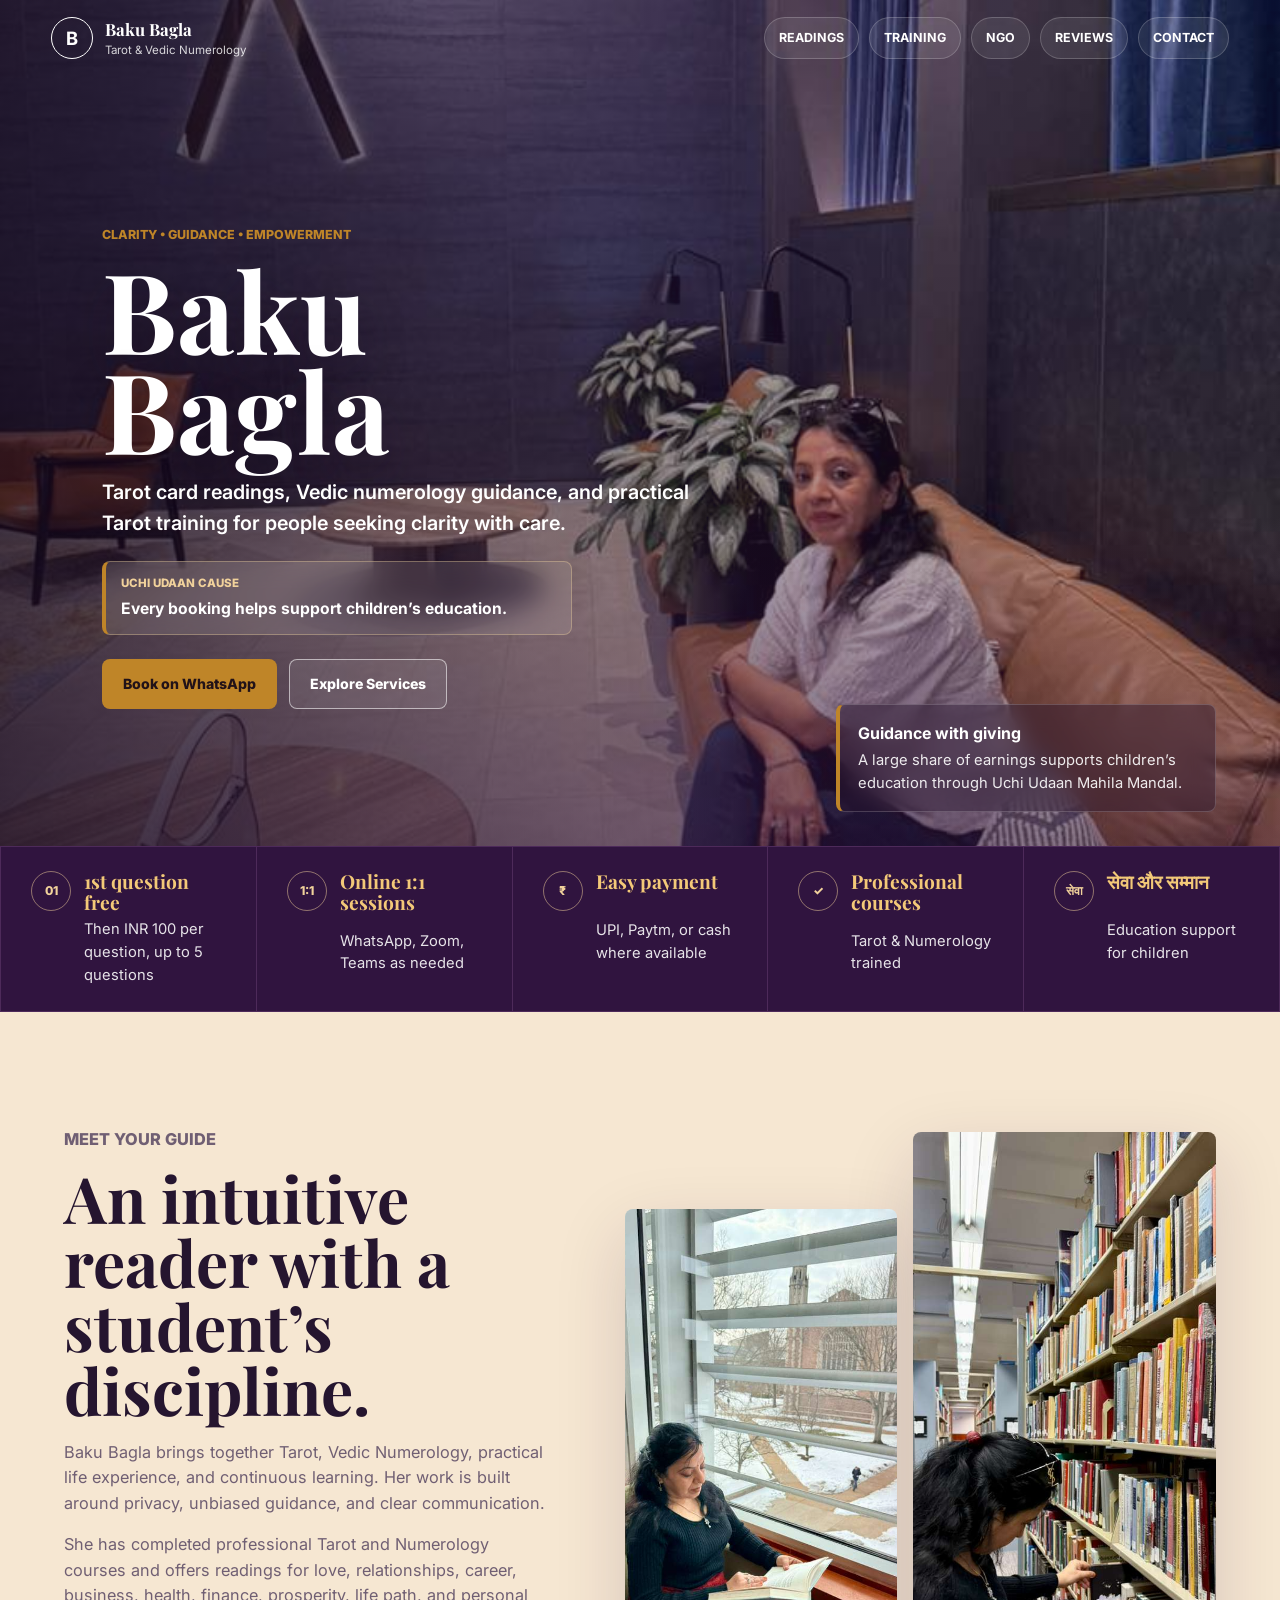
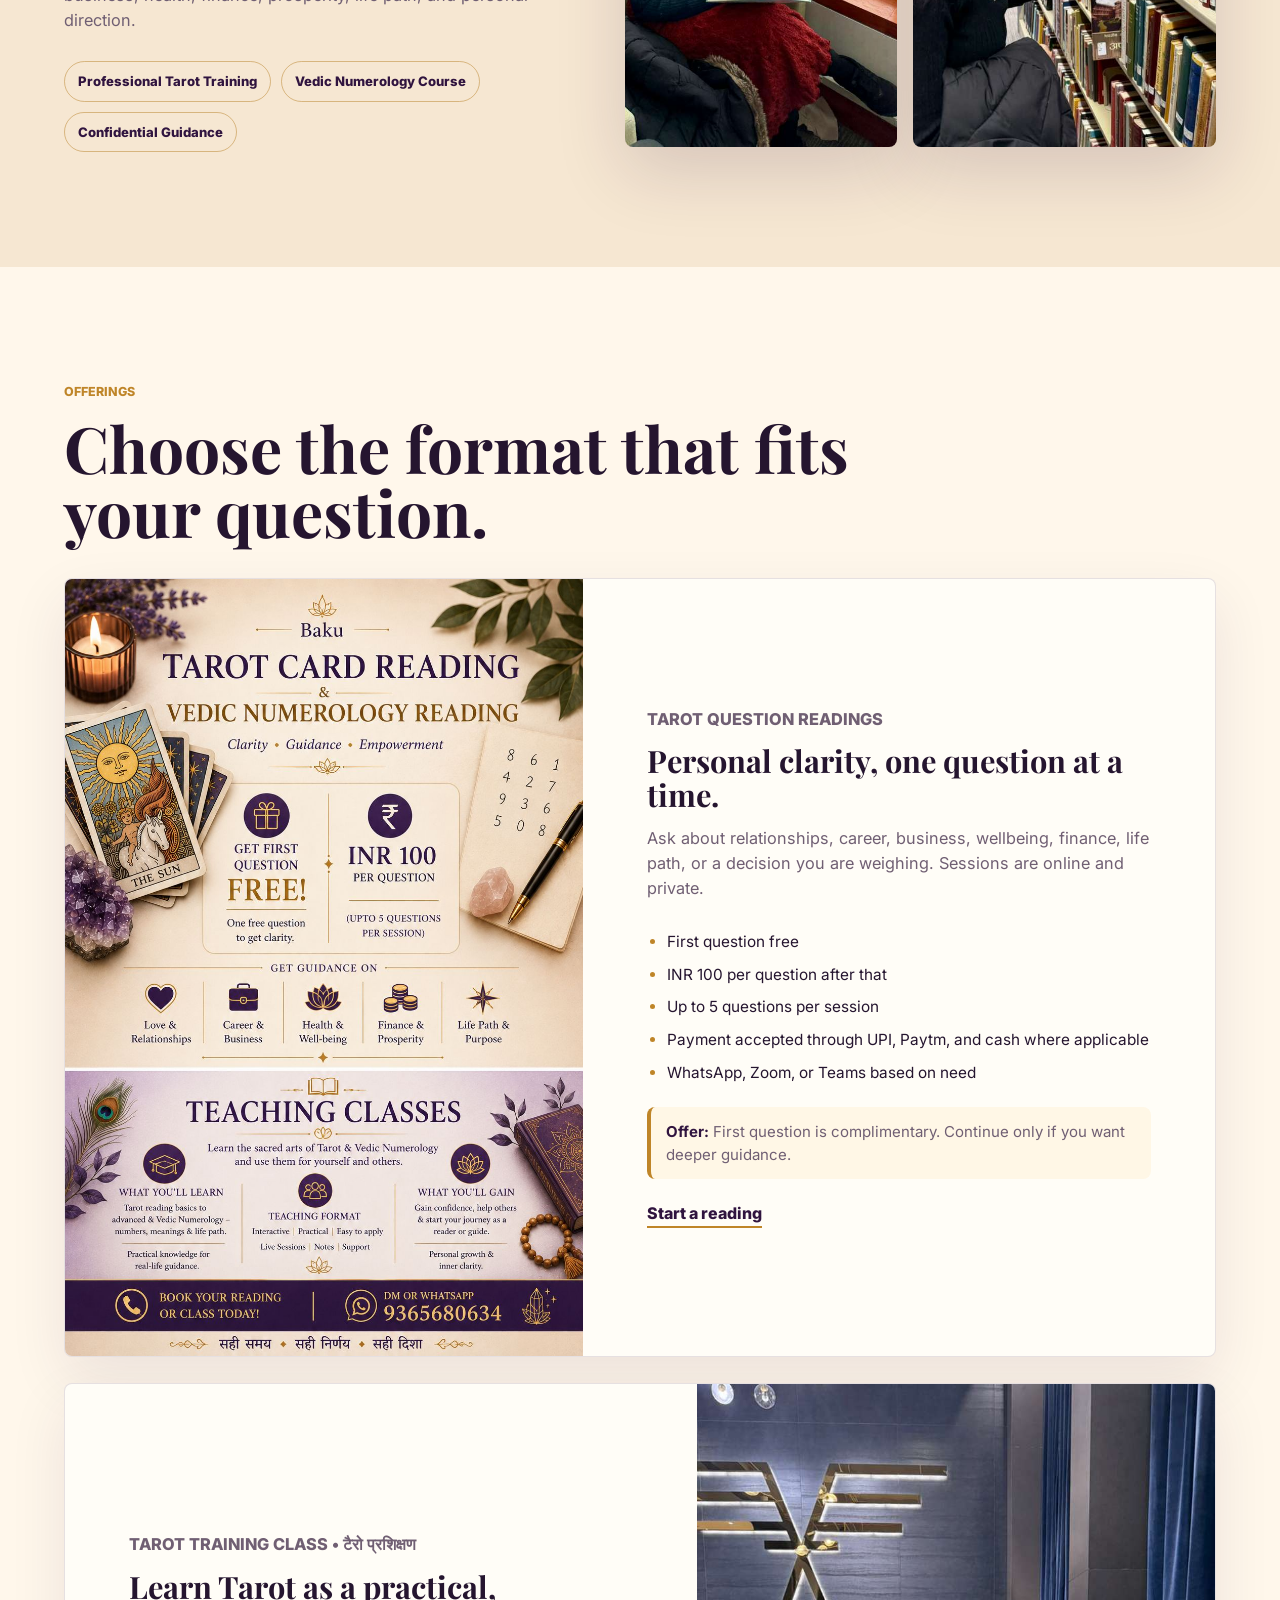
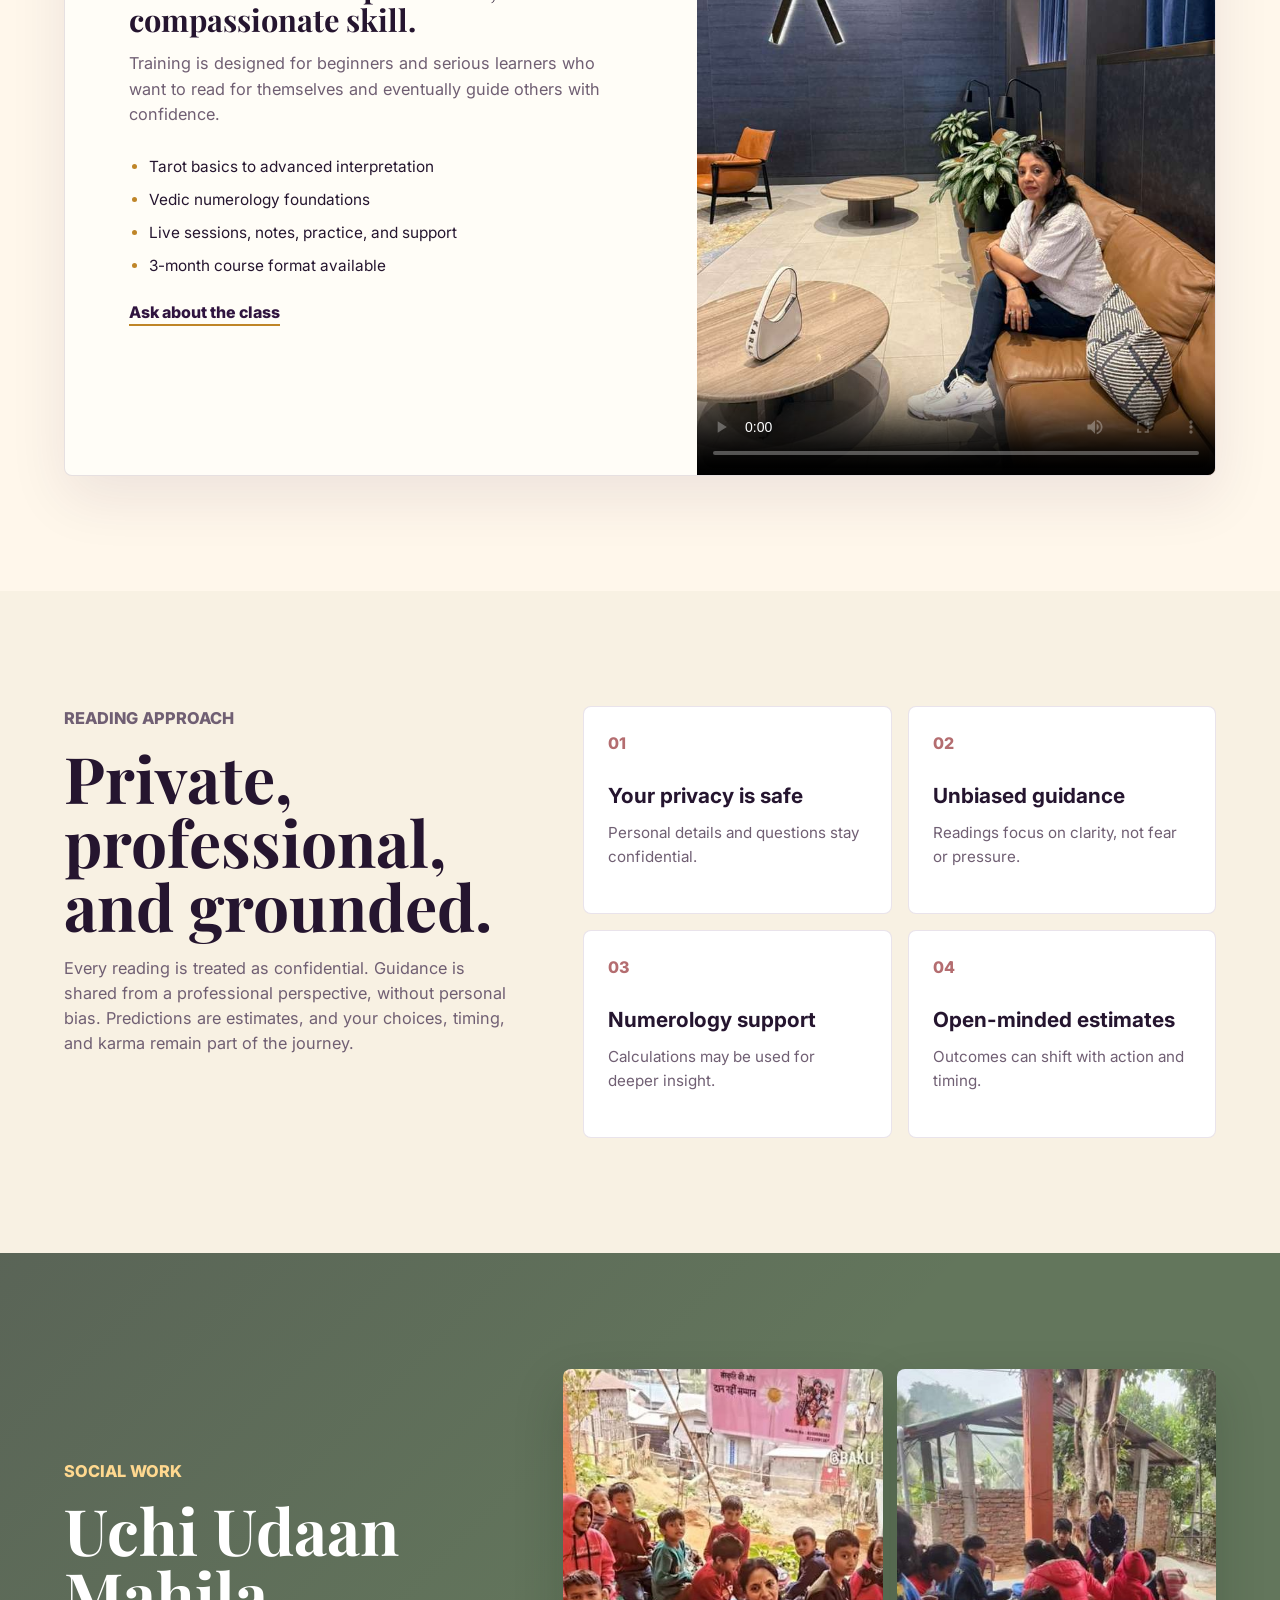
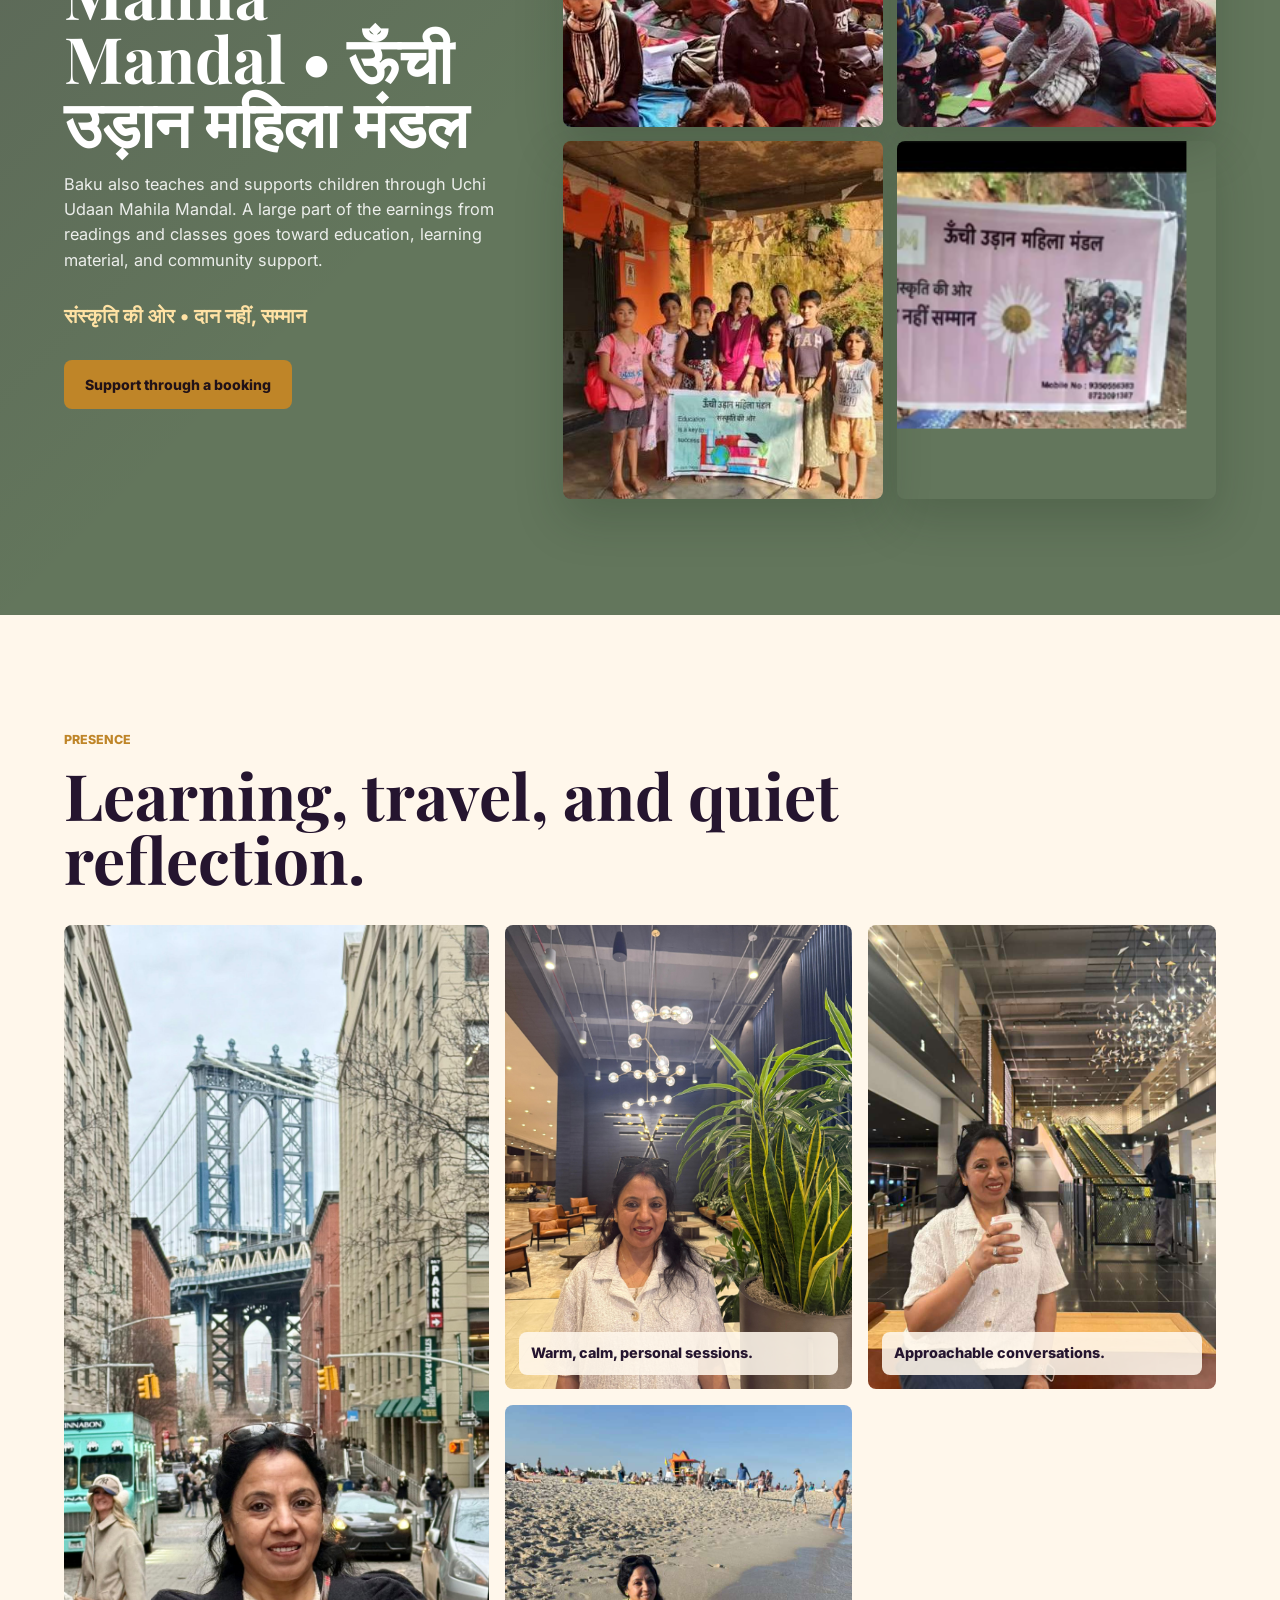
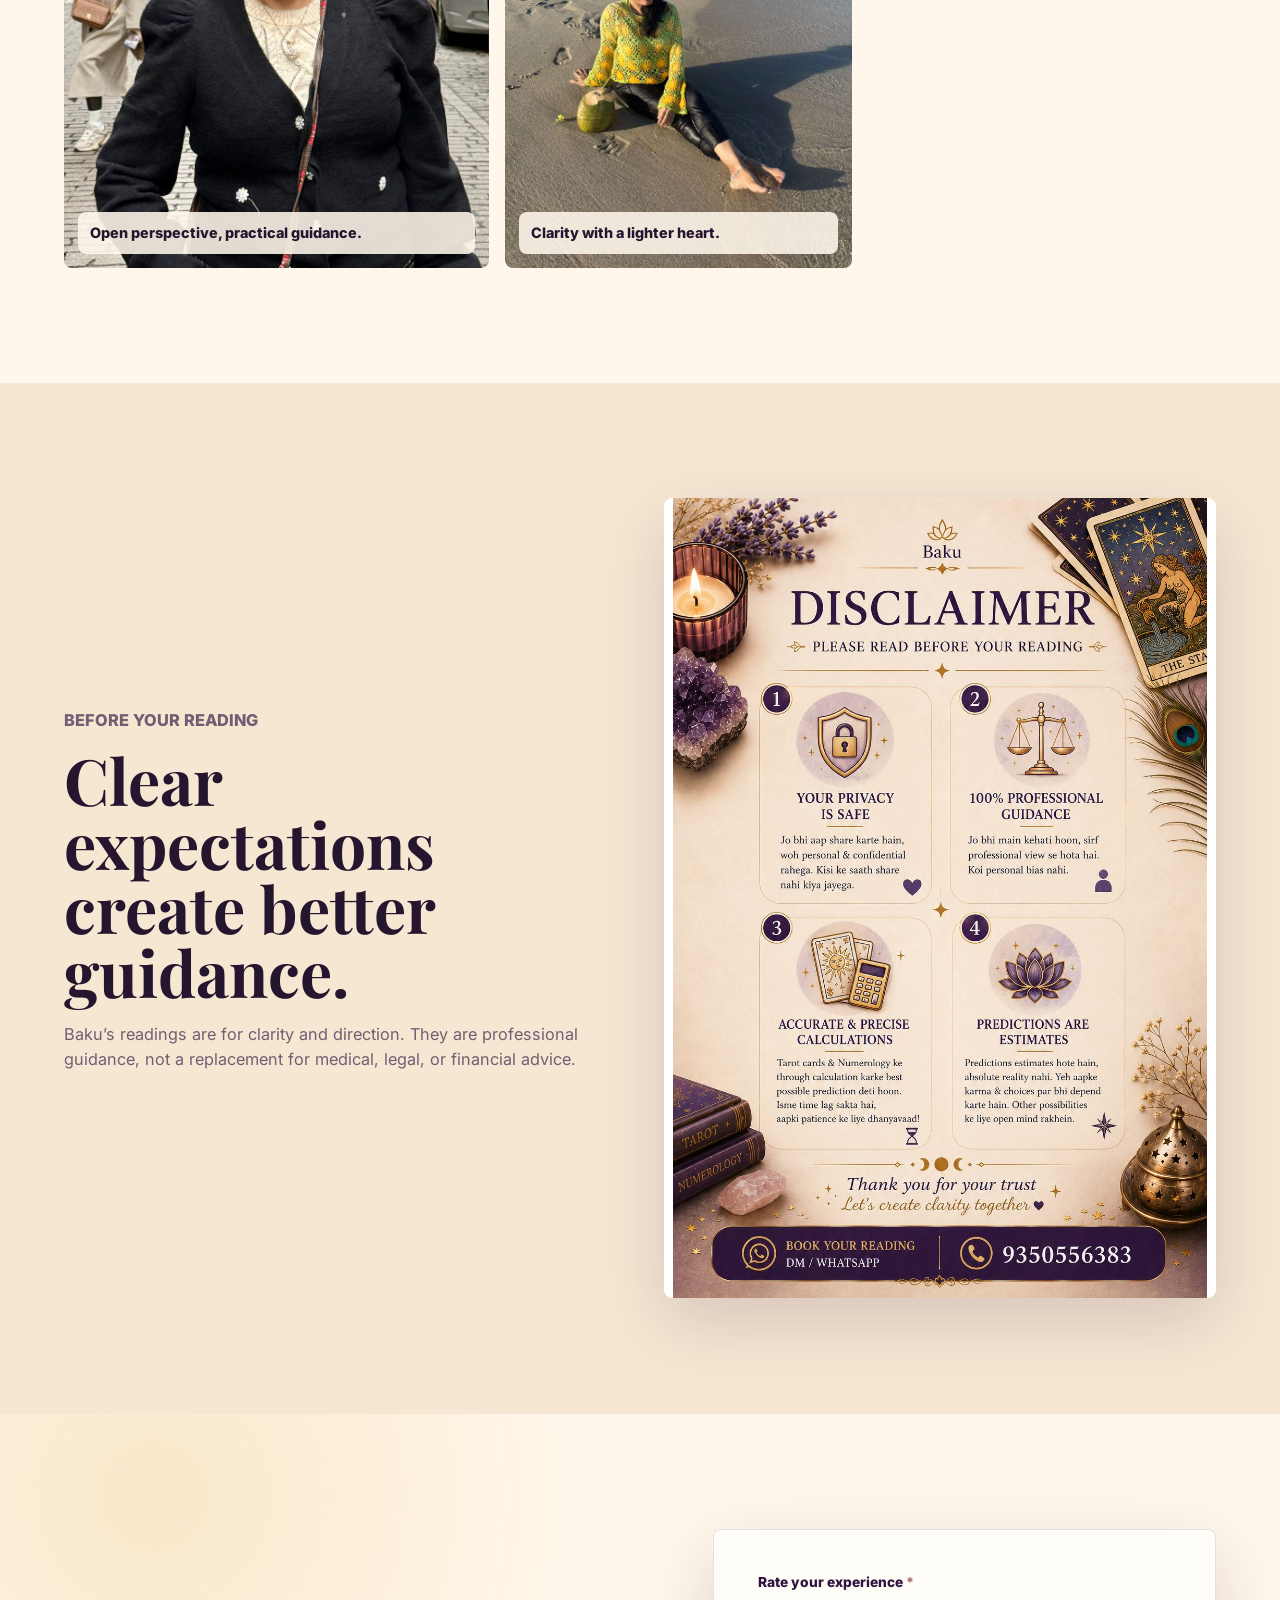
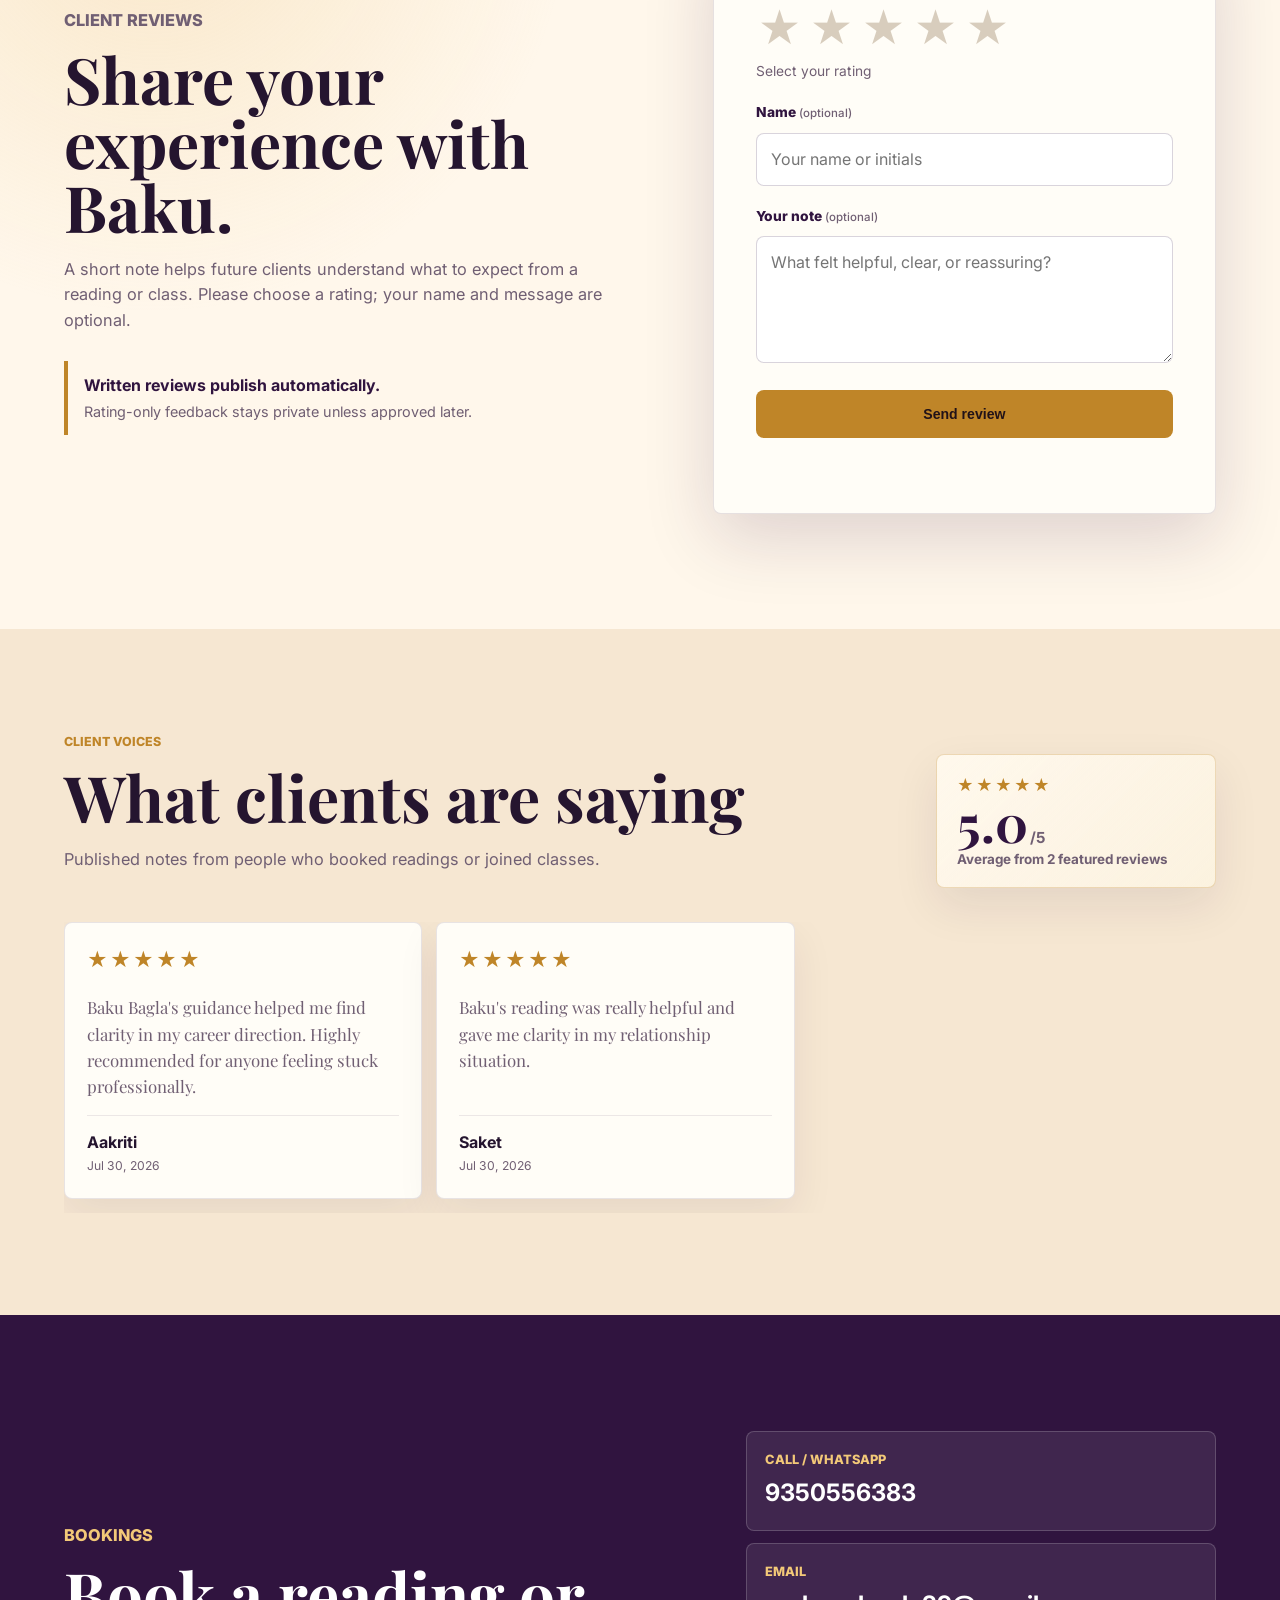
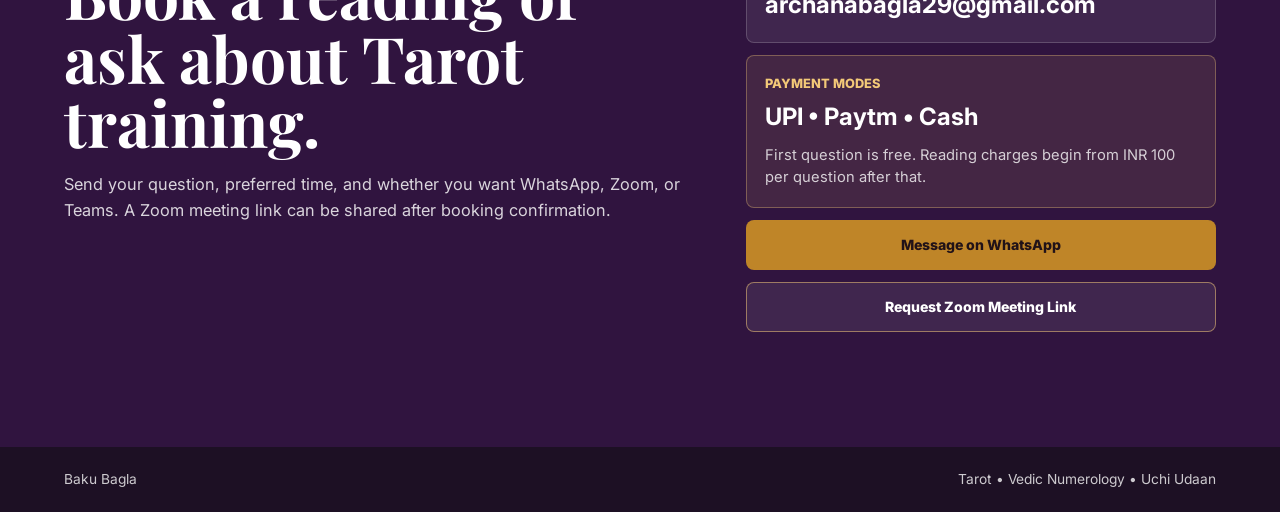
<file: index.html>
<!doctype html>
<html lang="en">
  <head>
    <meta charset="utf-8" />
    <meta name="viewport" content="width=device-width, initial-scale=1" />
    <title>Baku Bagla | Tarot & Vedic Numerology</title>
    <meta
      name="description"
      content="Book online 1:1 Tarot card readings, Vedic numerology guidance, and Tarot training classes with Baku Bagla."
    />
    <link rel="canonical" href="https://tarot-by-baku.vercel.app/" />
    <link rel="icon" type="image/png" href="https://tarot-by-baku.vercel.app/logo.png" />
    <link rel="apple-touch-icon" href="https://tarot-by-baku.vercel.app/logo.png" />
    <meta name="theme-color" content="#30143f" />
    <meta property="og:type" content="website" />
    <meta property="og:site_name" content="Baku Bagla" />
    <meta property="og:title" content="Baku Bagla | Tarot & Vedic Numerology" />
    <meta
      property="og:description"
      content="Tarot card readings, Vedic numerology guidance, practical Tarot training, and guidance with giving through Uchi Udaan."
    />
    <meta property="og:url" content="https://tarot-by-baku.vercel.app/" />
    <meta property="og:image" content="https://tarot-by-baku.vercel.app/og-image.png" />
    <meta property="og:image:secure_url" content="https://tarot-by-baku.vercel.app/og-image.png" />
    <meta property="og:image:width" content="1200" />
    <meta property="og:image:height" content="630" />
    <meta property="og:image:alt" content="Baku Bagla Tarot and Vedic Numerology guidance" />
    <meta name="twitter:card" content="summary_large_image" />
    <meta name="twitter:title" content="Baku Bagla | Tarot & Vedic Numerology" />
    <meta
      name="twitter:description"
      content="Tarot readings, Vedic numerology, practical Tarot training, and Uchi Udaan education support."
    />
    <meta name="twitter:image" content="https://tarot-by-baku.vercel.app/og-image.png" />
    <link rel="preconnect" href="https://fonts.googleapis.com" />
    <link rel="preconnect" href="https://fonts.gstatic.com" crossorigin />
    <link
      href="https://fonts.googleapis.com/css2?family=Inter:wght@400;500;600;700;800&family=Playfair+Display:wght@600;700;800&display=swap"
      rel="stylesheet"
    />
    <link rel="stylesheet" href="styles.css" />
  </head>
  <body>
    <header class="site-header" data-header>
      <a class="brand" href="#top" aria-label="Baku Bagla home">
        <span class="brand-mark">B</span>
        <span>
          <strong>Baku Bagla</strong>
          <small>Tarot & Vedic Numerology</small>
        </span>
      </a>
      <button class="nav-toggle" type="button" aria-expanded="false" aria-controls="site-nav">
        <span></span>
        <span></span>
      </button>
      <nav class="site-nav" id="site-nav">
        <a href="#readings">Readings</a>
        <a href="#training">Training</a>
        <a href="#ngo">NGO</a>
        <a href="#feedback">Reviews</a>
        <a href="#contact">Contact</a>
      </nav>
    </header>

    <main id="top">
      <section class="hero" aria-labelledby="hero-title">
        <picture>
          <source srcset="public/assets/baku-lounge.jpeg" media="(min-width: 760px)" />
          <img src="public/assets/baku-lounge.jpeg" alt="Baku Bagla seated in a warm lounge setting" />
        </picture>
        <div class="hero-overlay"></div>
        <div class="hero-content">
          <p class="eyebrow">Clarity • Guidance • Empowerment</p>
          <h1 id="hero-title"><span>Baku</span> <span>Bagla</span></h1>
          <p class="hero-subtitle">
            Tarot card readings, Vedic numerology guidance, and practical Tarot training for people seeking clarity with care.
          </p>
          <div class="hero-cause">
            <span>Uchi Udaan cause</span>
            <strong>Every booking helps support children’s education.</strong>
          </div>
          <div class="hero-actions">
            <a class="button primary" href="https://wa.me/919350556383">Book on WhatsApp</a>
            <a class="button secondary" href="#services">Explore Services</a>
          </div>
        </div>
        <div class="hero-note" aria-label="Social purpose">
          <strong>Guidance with giving</strong>
          <span>A large share of earnings supports children’s education through Uchi Udaan Mahila Mandal.</span>
        </div>
      </section>

      <section class="quick-strip" aria-label="Highlights">
        <div>
          <span class="strip-icon">01</span>
          <strong>1st question free</strong>
          <span>Then INR 100 per question, up to 5 questions</span>
        </div>
        <div>
          <span class="strip-icon">1:1</span>
          <strong>Online 1:1 sessions</strong>
          <span>WhatsApp, Zoom, Teams as needed</span>
        </div>
        <div>
          <span class="strip-icon">₹</span>
          <strong>Easy payment</strong>
          <span>UPI, Paytm, or cash where available</span>
        </div>
        <div>
          <span class="strip-icon">✓</span>
          <strong>Professional courses</strong>
          <span>Tarot & Numerology trained</span>
        </div>
        <div>
          <span class="strip-icon">सेवा</span>
          <strong>सेवा और सम्मान</strong>
          <span>Education support for children</span>
        </div>
      </section>

      <section class="section intro-section" aria-labelledby="intro-title">
        <div class="section-copy">
          <p class="eyebrow">Meet your guide</p>
          <h2 id="intro-title">An intuitive reader with a student’s discipline.</h2>
          <p>
            Baku Bagla brings together Tarot, Vedic Numerology, practical life experience, and continuous learning. Her work is built around privacy, unbiased guidance, and clear communication.
          </p>
          <p>
            She has completed professional Tarot and Numerology courses and offers readings for love, relationships, career, business, health, finance, prosperity, life path, and personal direction.
          </p>
          <div class="credential-row">
            <span>Professional Tarot Training</span>
            <span>Vedic Numerology Course</span>
            <span>Confidential Guidance</span>
          </div>
        </div>
        <div class="portrait-pair">
          <img src="public/assets/baku-reading-window.jpeg" alt="Baku Bagla reading a book by a window" />
          <img src="public/assets/baku-library-shelves.jpeg" alt="Baku Bagla browsing books in a library" />
        </div>
      </section>

      <section class="section services-section" id="services" aria-labelledby="services-title">
        <div class="section-heading">
          <p class="eyebrow">Offerings</p>
          <h2 id="services-title">Choose the format that fits your question.</h2>
        </div>

        <div class="service-grid">
          <article class="service-card" id="readings">
            <div class="service-media">
              <img src="public/assets/services-poster.jpg" alt="Tarot card reading and Vedic numerology reading poster" />
            </div>
            <div class="service-body">
              <p class="service-label">Tarot Question Readings</p>
              <h3>Personal clarity, one question at a time.</h3>
              <p>
                Ask about relationships, career, business, wellbeing, finance, life path, or a decision you are weighing. Sessions are online and private.
              </p>
              <ul>
                <li>First question free</li>
                <li>INR 100 per question after that</li>
                <li>Up to 5 questions per session</li>
                <li>Payment accepted through UPI, Paytm, and cash where applicable</li>
                <li>WhatsApp, Zoom, or Teams based on need</li>
              </ul>
              <div class="pricing-note">
                <strong>Offer:</strong> First question is complimentary. Continue only if you want deeper guidance.
              </div>
              <a class="text-link" href="https://wa.me/919350556383">Start a reading</a>
            </div>
          </article>

          <article class="service-card" id="training">
            <div class="service-media">
              <video controls preload="metadata" poster="public/assets/baku-lounge.jpeg">
                <source src="public/assets/baku-video.mp4" type="video/mp4" />
              </video>
            </div>
            <div class="service-body">
              <p class="service-label">Tarot Training Class • टैरो प्रशिक्षण</p>
              <h3>Learn Tarot as a practical, compassionate skill.</h3>
              <p>
                Training is designed for beginners and serious learners who want to read for themselves and eventually guide others with confidence.
              </p>
              <ul>
                <li>Tarot basics to advanced interpretation</li>
                <li>Vedic numerology foundations</li>
                <li>Live sessions, notes, practice, and support</li>
                <li>3-month course format available</li>
              </ul>
              <a class="text-link" href="mailto:archanabagla29@gmail.com?subject=Tarot%20Training%20Class">Ask about the class</a>
            </div>
          </article>
        </div>
      </section>

      <section class="section process-section" aria-labelledby="process-title">
        <div class="process-copy">
          <p class="eyebrow">Reading approach</p>
          <h2 id="process-title">Private, professional, and grounded.</h2>
          <p>
            Every reading is treated as confidential. Guidance is shared from a professional perspective, without personal bias. Predictions are estimates, and your choices, timing, and karma remain part of the journey.
          </p>
        </div>
        <div class="principles">
          <div>
            <span>01</span>
            <strong>Your privacy is safe</strong>
            <p>Personal details and questions stay confidential.</p>
          </div>
          <div>
            <span>02</span>
            <strong>Unbiased guidance</strong>
            <p>Readings focus on clarity, not fear or pressure.</p>
          </div>
          <div>
            <span>03</span>
            <strong>Numerology support</strong>
            <p>Calculations may be used for deeper insight.</p>
          </div>
          <div>
            <span>04</span>
            <strong>Open-minded estimates</strong>
            <p>Outcomes can shift with action and timing.</p>
          </div>
        </div>
      </section>

      <section class="ngo-section" id="ngo" aria-labelledby="ngo-title">
        <div class="ngo-copy">
          <p class="eyebrow">Social work</p>
          <h2 id="ngo-title">Uchi Udaan Mahila Mandal • ऊँची उड़ान महिला मंडल</h2>
          <p>
            Baku also teaches and supports children through Uchi Udaan Mahila Mandal. A large part of the earnings from readings and classes goes toward education, learning material, and community support.
          </p>
          <p class="hindi-line">संस्कृति की ओर • दान नहीं, सम्मान</p>
          <a class="button primary" href="#contact">Support through a booking</a>
        </div>
        <div class="ngo-gallery">
          <img src="public/assets/ngo-kids-banner-clean.jpeg" alt="Baku Bagla with children at Uchi Udaan Mahila Mandal" />
          <img src="public/assets/ngo-classroom-clean.jpeg" alt="Children studying in an outdoor class" />
          <img src="public/assets/ngo-group-clean.jpeg" alt="Children holding an Uchi Udaan Mahila Mandal banner" />
          <img src="public/assets/ngo-banner-clean.png" alt="Uchi Udaan Mahila Mandal banner" />
        </div>
      </section>

      <section class="section gallery-section" aria-labelledby="gallery-title">
        <div class="section-heading">
          <p class="eyebrow">Presence</p>
          <h2 id="gallery-title">Learning, travel, and quiet reflection.</h2>
        </div>
        <div class="gallery-grid">
          <figure class="wide">
            <img src="public/assets/baku-city.jpg" alt="Baku Bagla in a city street near a bridge" />
            <figcaption>Open perspective, practical guidance.</figcaption>
          </figure>
          <figure>
            <img src="public/assets/baku-plants.jpg" alt="Baku Bagla near indoor plants" />
            <figcaption>Warm, calm, personal sessions.</figcaption>
          </figure>
          <figure>
            <img src="public/assets/baku-cafe.jpeg" alt="Baku Bagla seated with coffee" />
            <figcaption>Approachable conversations.</figcaption>
          </figure>
          <figure>
            <img src="public/assets/baku-beach.jpeg" alt="Baku Bagla sitting near the ocean" />
            <figcaption>Clarity with a lighter heart.</figcaption>
          </figure>
        </div>
      </section>

      <section class="section poster-section" aria-labelledby="poster-title">
        <div class="poster-copy">
          <p class="eyebrow">Before your reading</p>
          <h2 id="poster-title">Clear expectations create better guidance.</h2>
          <p>
            Baku’s readings are for clarity and direction. They are professional guidance, not a replacement for medical, legal, or financial advice.
          </p>
        </div>
        <img src="public/assets/disclaimer-poster.jpg" alt="Reading disclaimer poster with privacy and guidance principles" />
      </section>

      <section class="feedback-section" id="feedback" aria-labelledby="feedback-title">
        <div class="feedback-copy">
          <p class="eyebrow">Client reviews</p>
          <h2 id="feedback-title">Share your experience with Baku.</h2>
          <p>
            A short note helps future clients understand what to expect from a reading or class. Please choose a rating; your name and message are optional.
          </p>
          <div class="feedback-promise">
            <strong>Written reviews publish automatically.</strong>
            <span>Rating-only feedback stays private unless approved later.</span>
          </div>
        </div>
        <form class="feedback-form" data-feedback-form>
          <fieldset>
            <legend>Rate your experience <span aria-hidden="true">*</span></legend>
            <div class="star-rating" data-star-rating aria-label="Choose a rating from 1 to 5 stars">
              <button type="button" data-rating="1" aria-label="1 star" aria-pressed="false">&#9733;</button>
              <button type="button" data-rating="2" aria-label="2 stars" aria-pressed="false">&#9733;</button>
              <button type="button" data-rating="3" aria-label="3 stars" aria-pressed="false">&#9733;</button>
              <button type="button" data-rating="4" aria-label="4 stars" aria-pressed="false">&#9733;</button>
              <button type="button" data-rating="5" aria-label="5 stars" aria-pressed="false">&#9733;</button>
            </div>
            <p class="rating-label" data-rating-label aria-live="polite">Select your rating</p>
            <input type="hidden" name="rating" data-rating-input required />
          </fieldset>
          <label>
            <span>Name <small>(optional)</small></span>
            <input type="text" name="name" maxlength="60" autocomplete="name" placeholder="Your name or initials" />
          </label>
          <label>
            <span>Your note <small>(optional)</small></span>
            <textarea name="message" rows="4" maxlength="500" placeholder="What felt helpful, clear, or reassuring?"></textarea>
          </label>
          <button class="button primary feedback-submit" type="submit">Send review</button>
          <p class="feedback-status" data-feedback-status aria-live="polite"></p>
        </form>
      </section>

      <section class="recent-feedback" aria-labelledby="recent-feedback-title">
        <div class="section-heading feedback-heading">
          <div>
            <p class="eyebrow">Client voices</p>
            <h2 id="recent-feedback-title">What clients are saying</h2>
            <p>Published notes from people who booked readings or joined classes.</p>
          </div>
          <div class="feedback-summary" data-feedback-summary aria-label="Average rating">
            <span class="feedback-summary-stars" data-feedback-stars aria-hidden="true">&#9733;&#9733;&#9733;&#9733;&#9733;</span>
            <strong><span data-feedback-average>5.0</span><small>/5</small></strong>
            <span data-feedback-count>Loading published ratings...</span>
          </div>
        </div>
        <div class="feedback-list" data-feedback-list>
          <p class="feedback-loading">Loading reviews...</p>
        </div>
      </section>

      <section class="contact-section" id="contact" aria-labelledby="contact-title">
        <div>
          <p class="eyebrow">Bookings</p>
          <h2 id="contact-title">Book a reading or ask about Tarot training.</h2>
          <p>
            Send your question, preferred time, and whether you want WhatsApp, Zoom, or Teams. A Zoom meeting link can be shared after booking confirmation.
          </p>
        </div>
        <div class="contact-panel">
          <a href="tel:+919350556383">
            <span>Call / WhatsApp</span>
            <strong>9350556383</strong>
          </a>
          <a href="mailto:archanabagla29@gmail.com">
            <span>Email</span>
            <strong>archanabagla29@gmail.com</strong>
          </a>
          <div class="payment-box">
            <span>Payment Modes</span>
            <strong>UPI • Paytm • Cash</strong>
            <p>First question is free. Reading charges begin from INR 100 per question after that.</p>
          </div>
          <a href="https://wa.me/919350556383" class="button primary">Message on WhatsApp</a>
          <a href="https://wa.me/919350556383?text=Hi%20Baku%2C%20I%20would%20like%20to%20book%20a%20Zoom%20meeting%20for%20my%20reading%20or%20class." class="button secondary contact-zoom">Request Zoom Meeting Link</a>
        </div>
      </section>
    </main>

    <footer class="site-footer">
      <span>Baku Bagla</span>
      <span>Tarot • Vedic Numerology • Uchi Udaan</span>
    </footer>

    <script src="script.js"></script>
  </body>
</html>
</file>
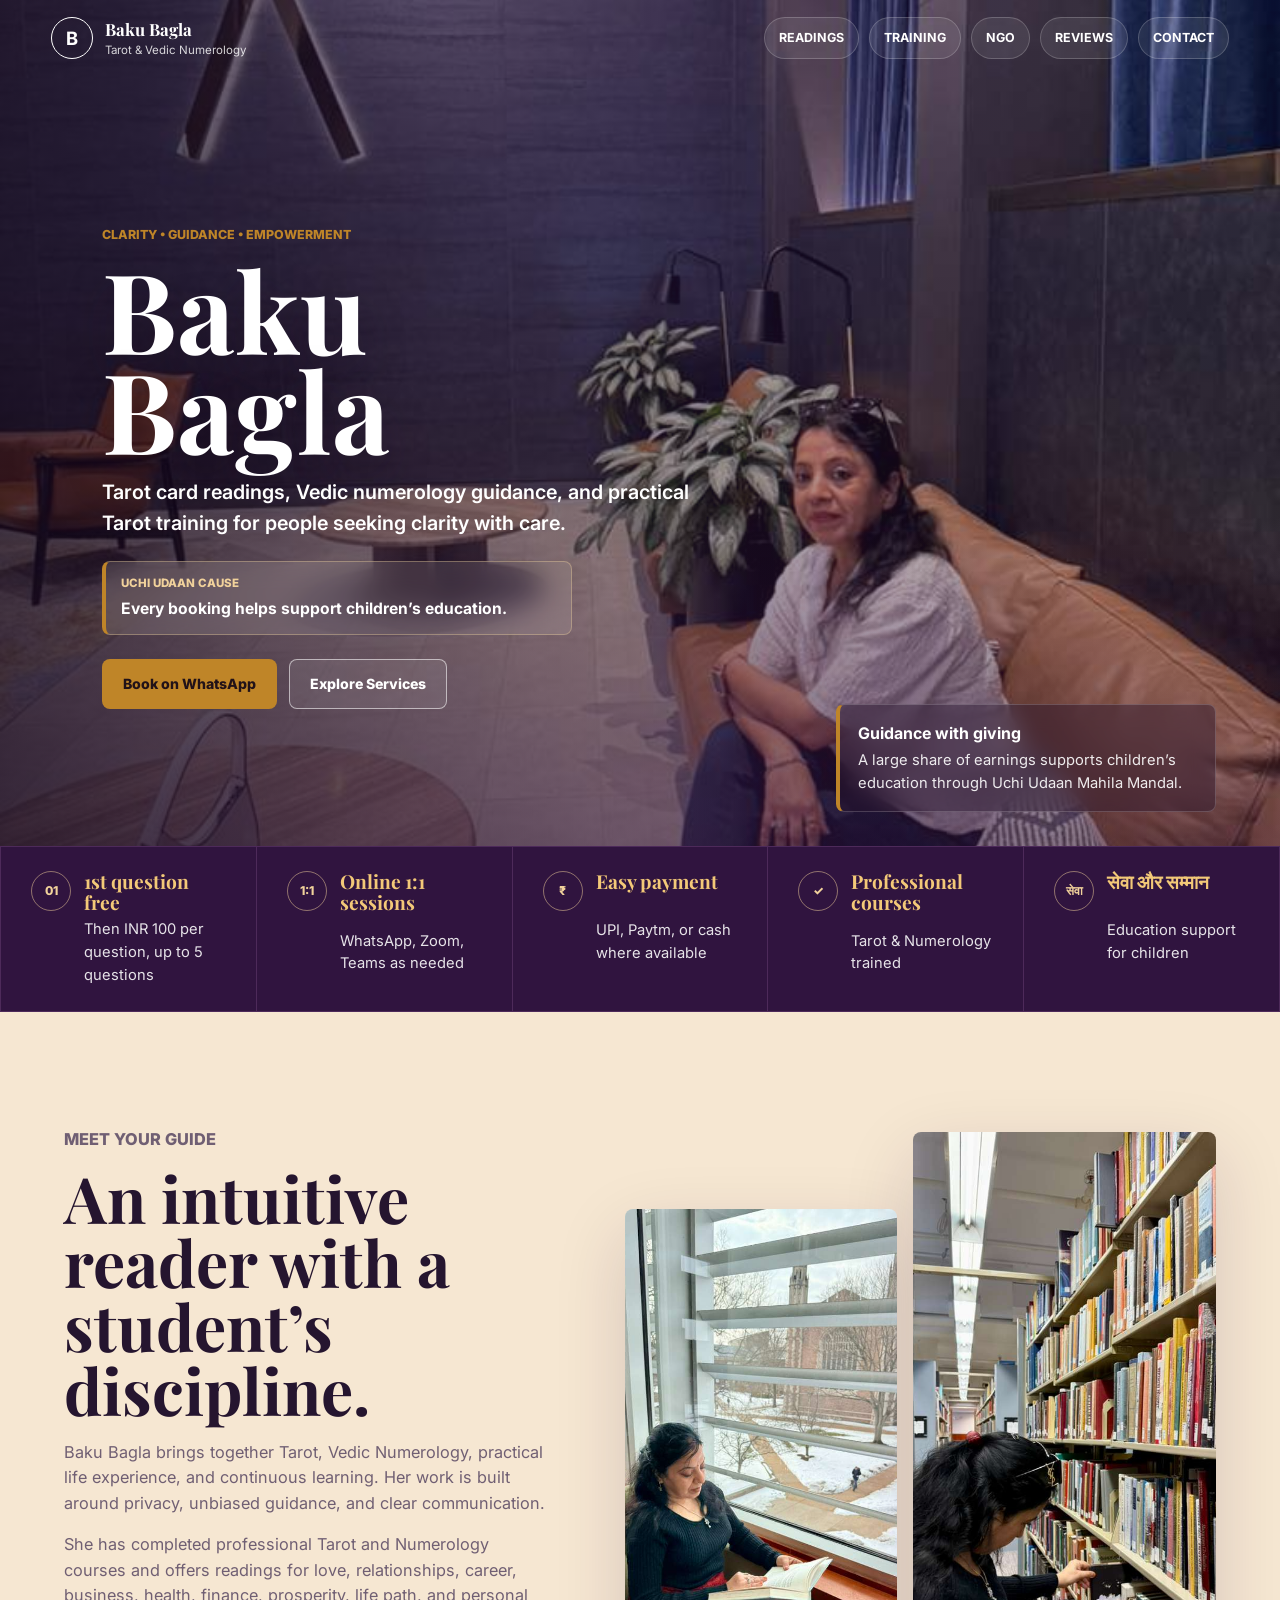
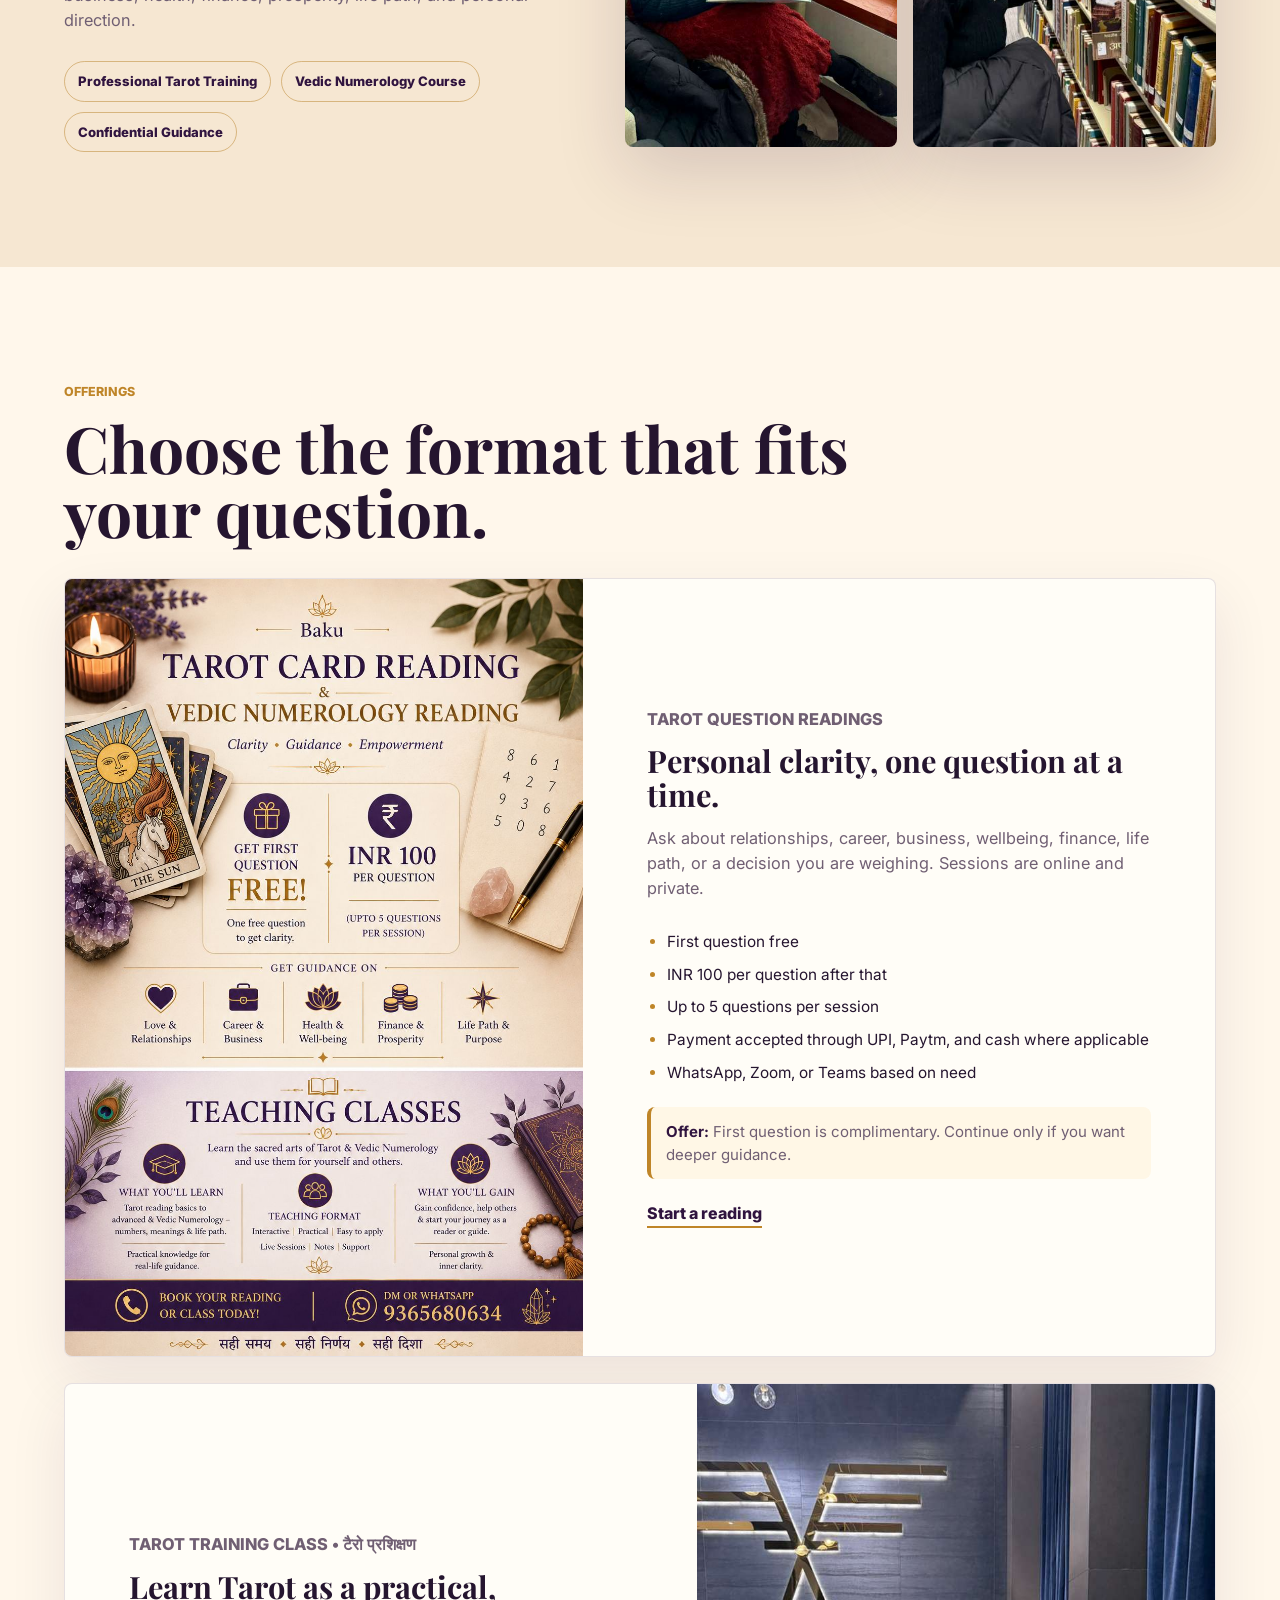
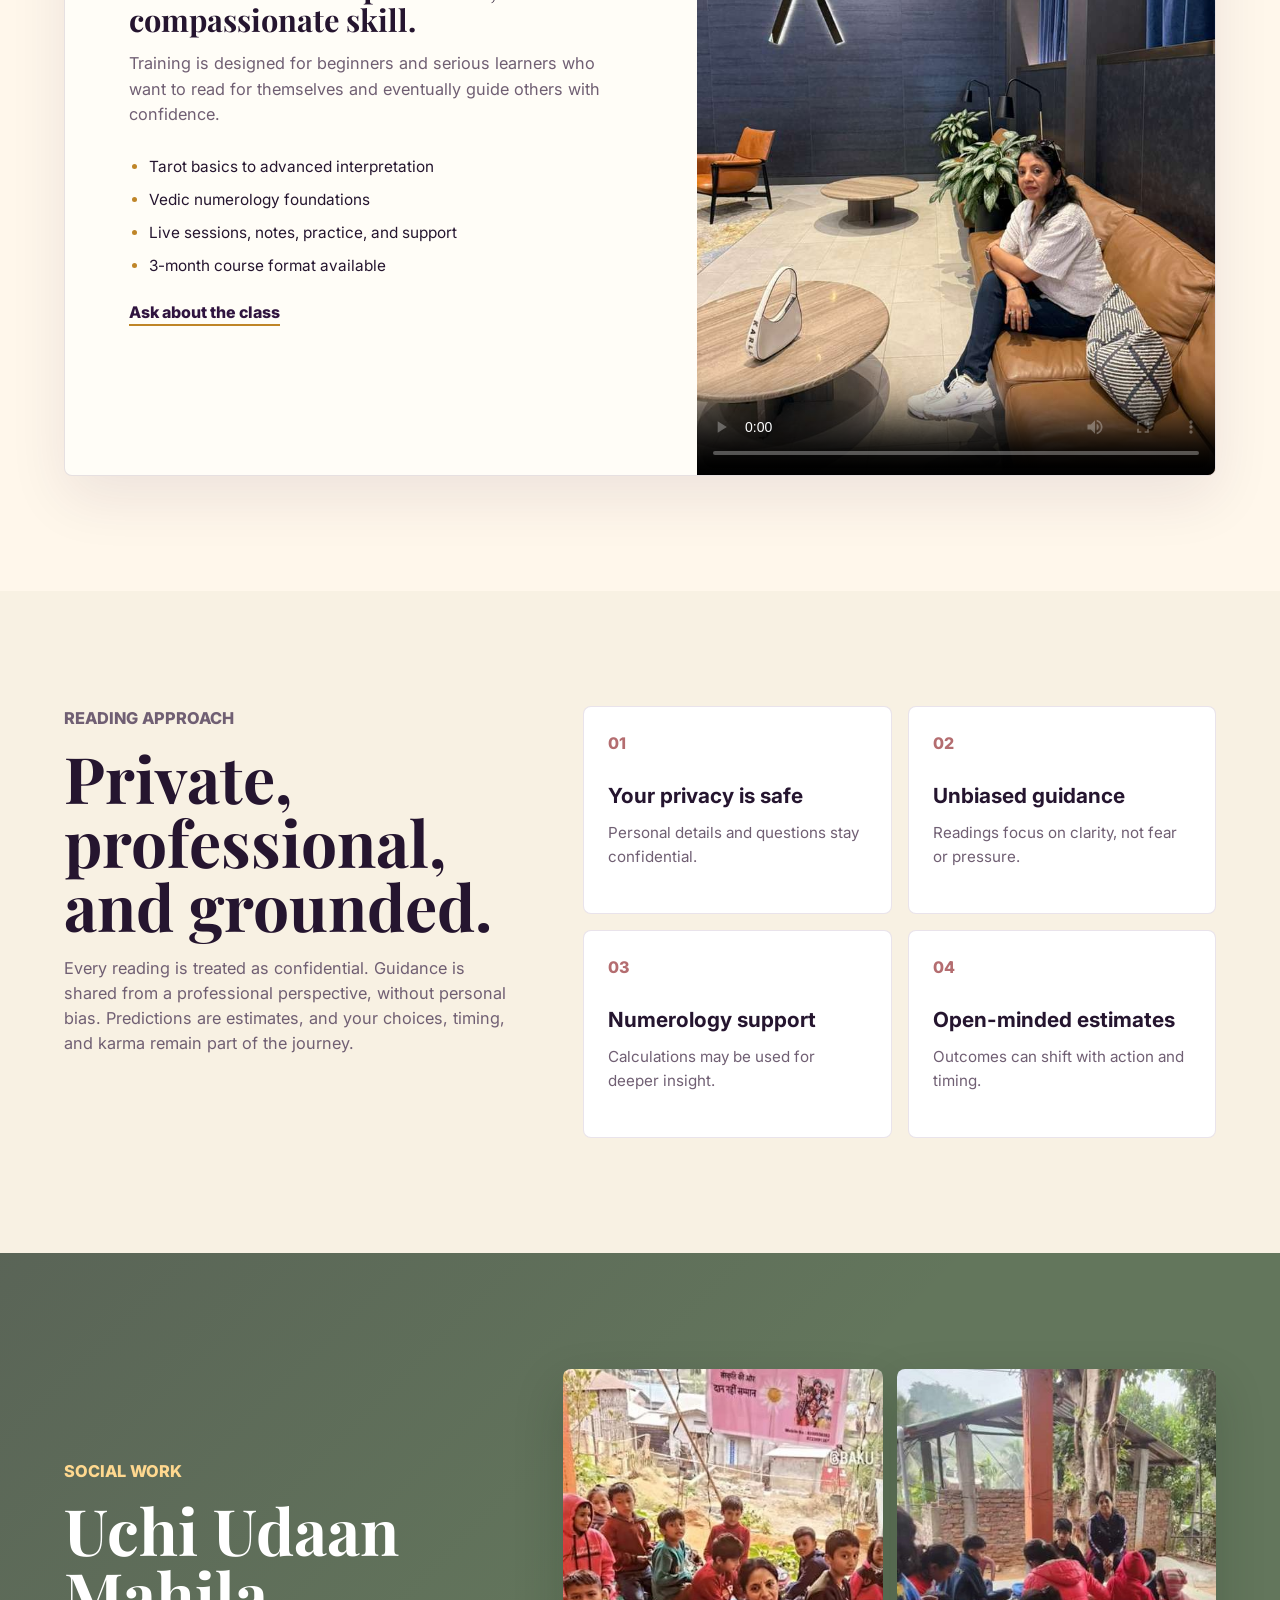
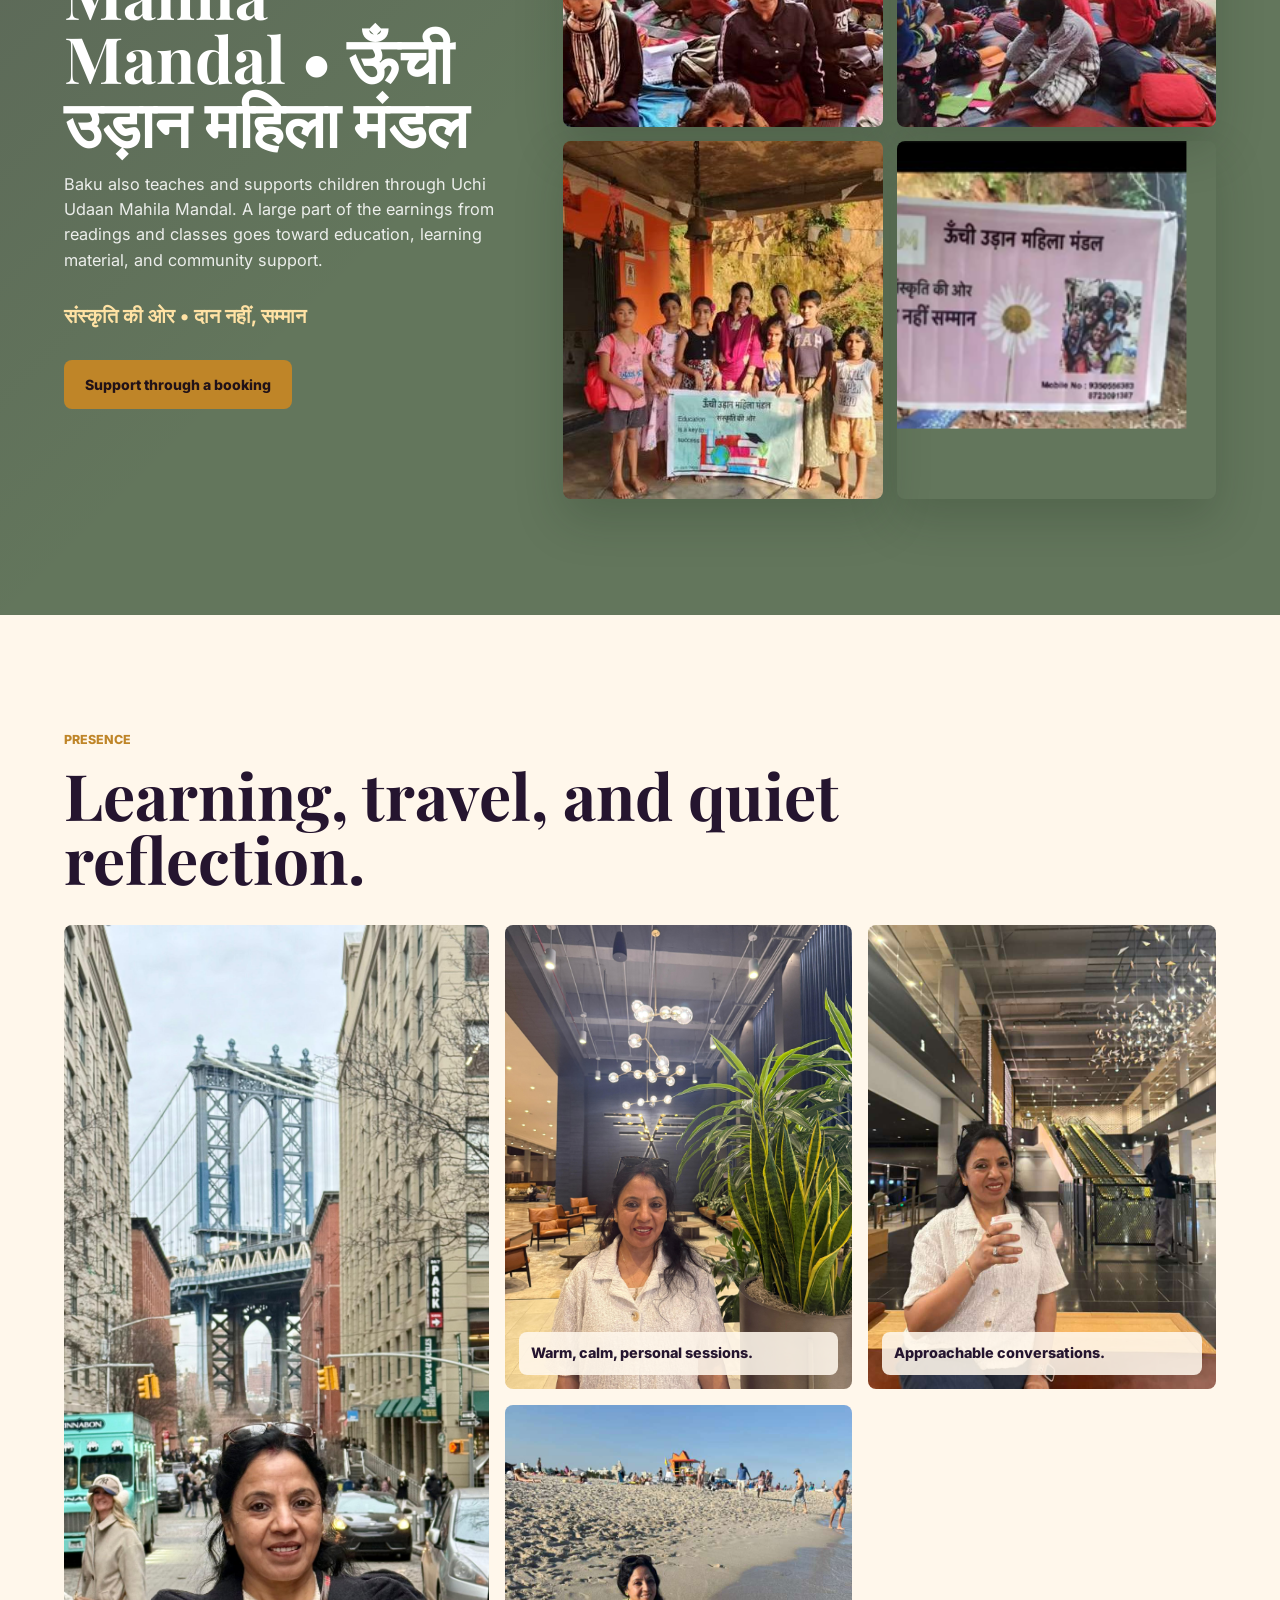
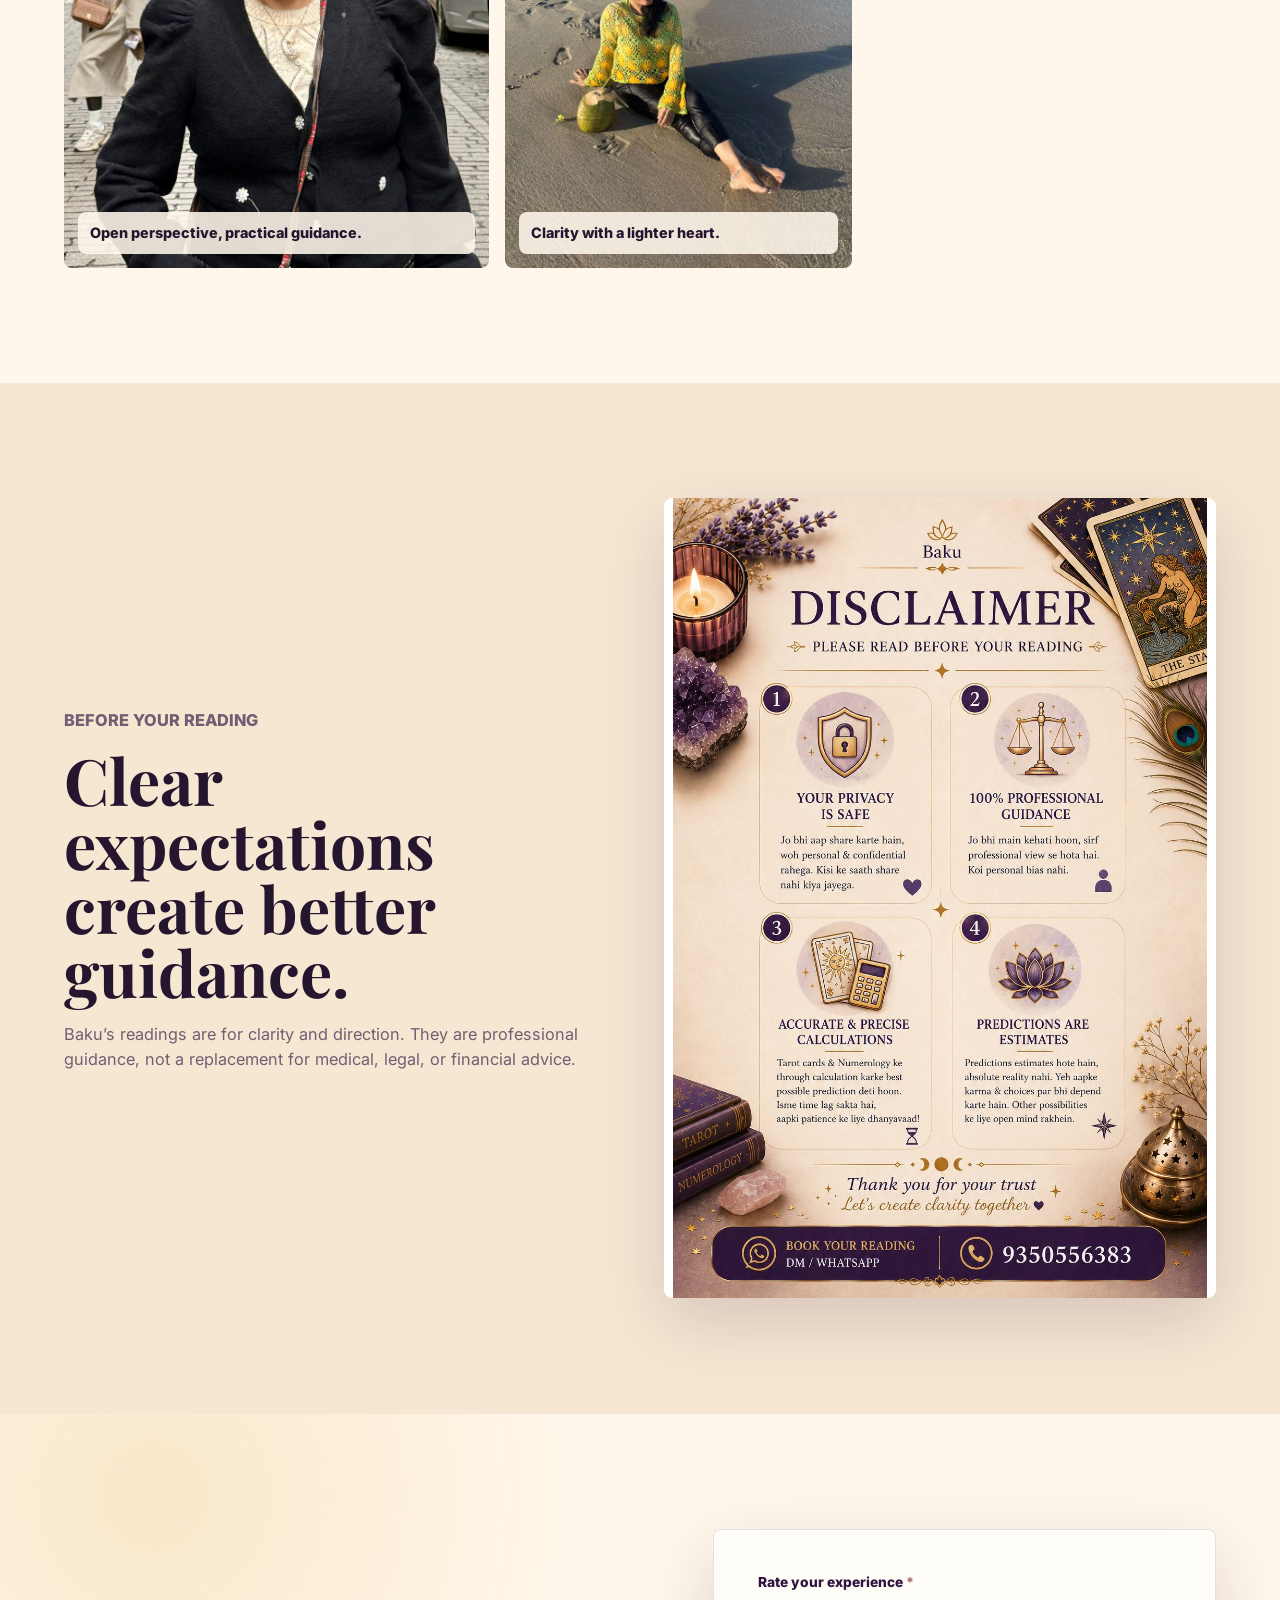
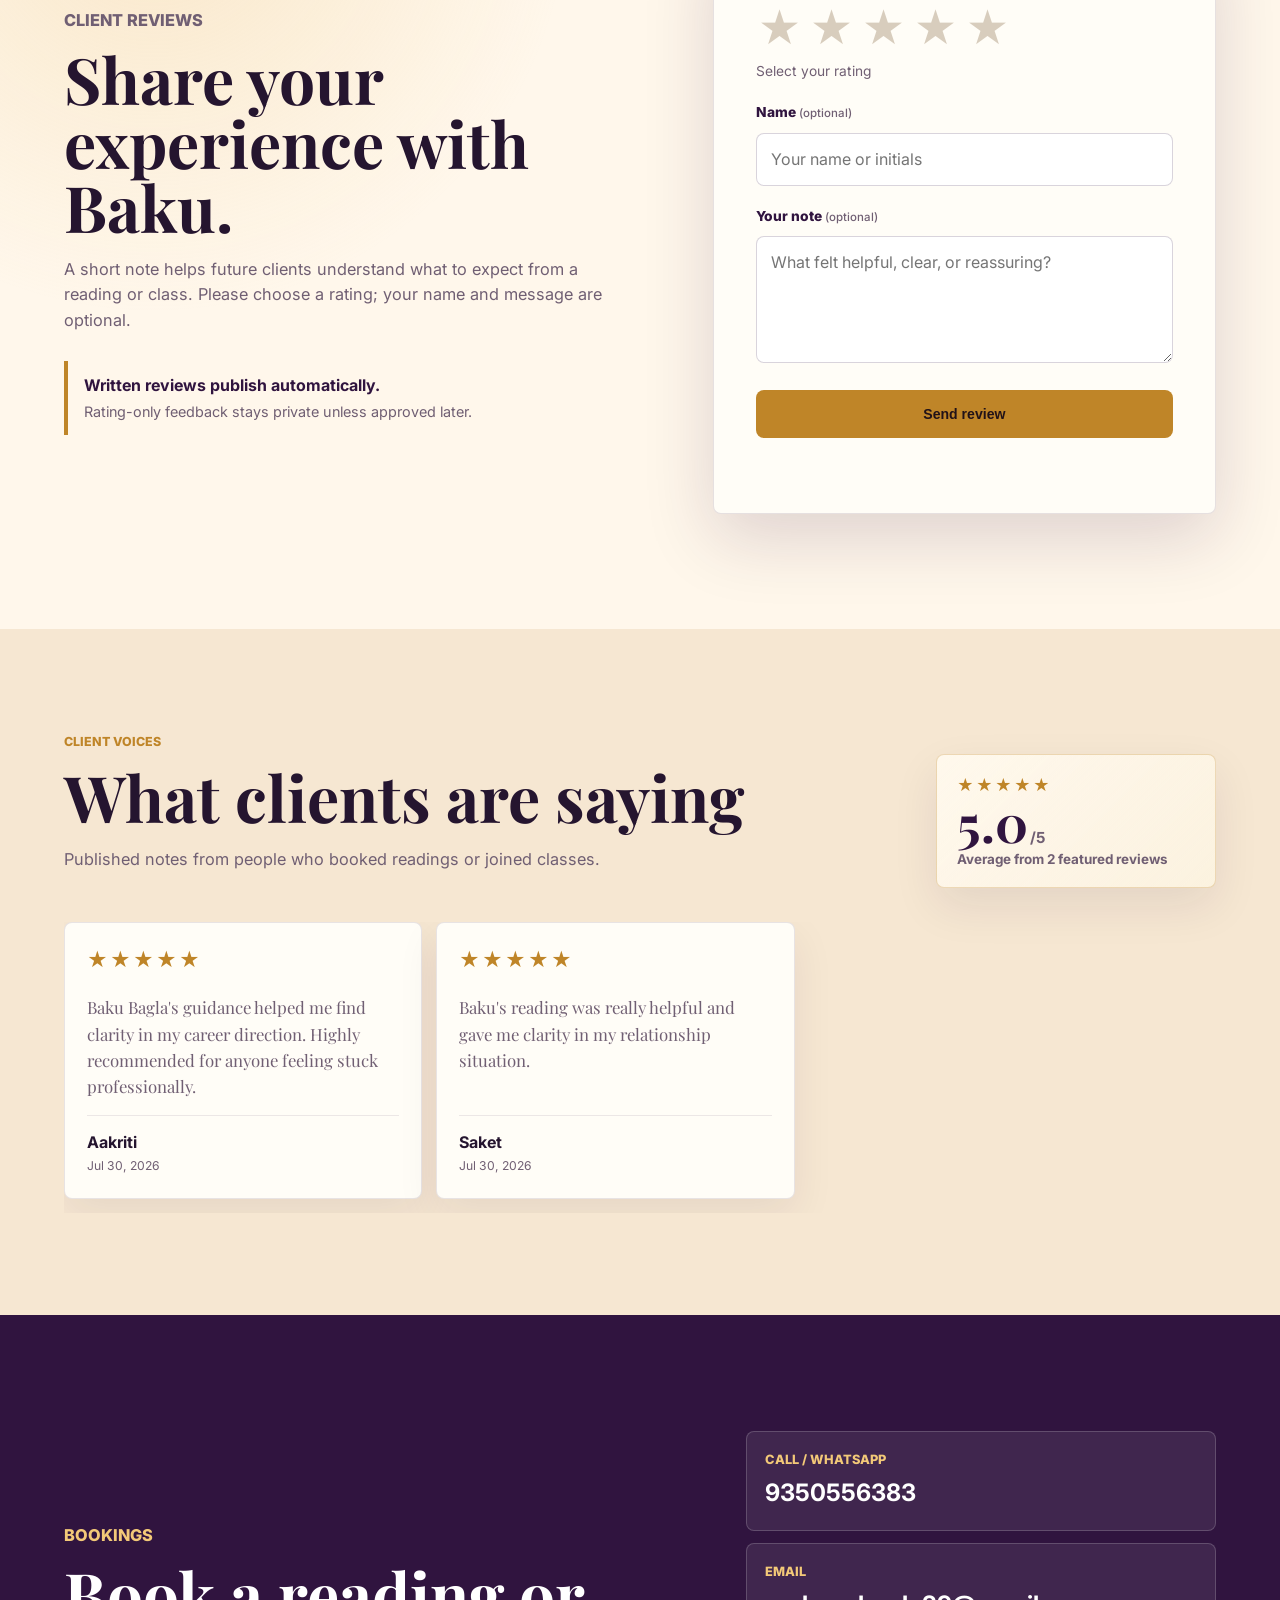
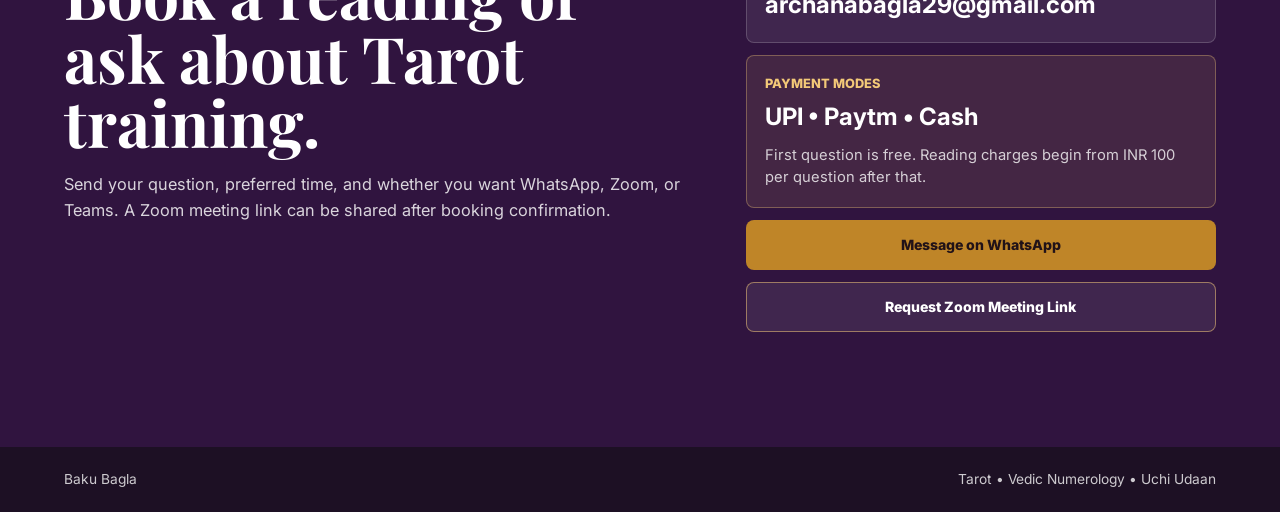
<file: public/index.html>
<!doctype html>
<html lang="en">
  <head>
    <meta charset="utf-8" />
    <meta name="viewport" content="width=device-width, initial-scale=1" />
    <title>Baku Bagla | Tarot & Vedic Numerology</title>
    <meta
      name="description"
      content="Book online 1:1 Tarot card readings, Vedic numerology guidance, and Tarot training classes with Baku Bagla."
    />
    <link rel="canonical" href="https://tarot-by-baku.vercel.app/" />
    <link rel="icon" type="image/png" href="https://tarot-by-baku.vercel.app/logo.png" />
    <link rel="apple-touch-icon" href="https://tarot-by-baku.vercel.app/logo.png" />
    <meta name="theme-color" content="#30143f" />
    <meta property="og:type" content="website" />
    <meta property="og:site_name" content="Baku Bagla" />
    <meta property="og:title" content="Baku Bagla | Tarot & Vedic Numerology" />
    <meta
      property="og:description"
      content="Tarot card readings, Vedic numerology guidance, practical Tarot training, and guidance with giving through Uchi Udaan."
    />
    <meta property="og:url" content="https://tarot-by-baku.vercel.app/" />
    <meta property="og:image" content="https://tarot-by-baku.vercel.app/og-image.png" />
    <meta property="og:image:secure_url" content="https://tarot-by-baku.vercel.app/og-image.png" />
    <meta property="og:image:width" content="1200" />
    <meta property="og:image:height" content="630" />
    <meta property="og:image:alt" content="Baku Bagla Tarot and Vedic Numerology guidance" />
    <meta name="twitter:card" content="summary_large_image" />
    <meta name="twitter:title" content="Baku Bagla | Tarot & Vedic Numerology" />
    <meta
      name="twitter:description"
      content="Tarot readings, Vedic numerology, practical Tarot training, and Uchi Udaan education support."
    />
    <meta name="twitter:image" content="https://tarot-by-baku.vercel.app/og-image.png" />
    <link rel="preconnect" href="https://fonts.googleapis.com" />
    <link rel="preconnect" href="https://fonts.gstatic.com" crossorigin />
    <link
      href="https://fonts.googleapis.com/css2?family=Inter:wght@400;500;600;700;800&family=Playfair+Display:wght@600;700;800&display=swap"
      rel="stylesheet"
    />
    <link rel="stylesheet" href="styles.css" />
  </head>
  <body>
    <header class="site-header" data-header>
      <a class="brand" href="#top" aria-label="Baku Bagla home">
        <span class="brand-mark">B</span>
        <span>
          <strong>Baku Bagla</strong>
          <small>Tarot & Vedic Numerology</small>
        </span>
      </a>
      <button class="nav-toggle" type="button" aria-expanded="false" aria-controls="site-nav">
        <span></span>
        <span></span>
      </button>
      <nav class="site-nav" id="site-nav">
        <a href="#readings">Readings</a>
        <a href="#training">Training</a>
        <a href="#ngo">NGO</a>
        <a href="#feedback">Reviews</a>
        <a href="#contact">Contact</a>
      </nav>
    </header>

    <main id="top">
      <section class="hero" aria-labelledby="hero-title">
        <picture>
          <source srcset="assets/baku-lounge.jpeg" media="(min-width: 760px)" />
          <img src="assets/baku-lounge.jpeg" alt="Baku Bagla seated in a warm lounge setting" />
        </picture>
        <div class="hero-overlay"></div>
        <div class="hero-content">
          <p class="eyebrow">Clarity • Guidance • Empowerment</p>
          <h1 id="hero-title"><span>Baku</span> <span>Bagla</span></h1>
          <p class="hero-subtitle">
            Tarot card readings, Vedic numerology guidance, and practical Tarot training for people seeking clarity with care.
          </p>
          <div class="hero-cause">
            <span>Uchi Udaan cause</span>
            <strong>Every booking helps support children’s education.</strong>
          </div>
          <div class="hero-actions">
            <a class="button primary" href="https://wa.me/919350556383">Book on WhatsApp</a>
            <a class="button secondary" href="#services">Explore Services</a>
          </div>
        </div>
        <div class="hero-note" aria-label="Social purpose">
          <strong>Guidance with giving</strong>
          <span>A large share of earnings supports children’s education through Uchi Udaan Mahila Mandal.</span>
        </div>
      </section>

      <section class="quick-strip" aria-label="Highlights">
        <div>
          <span class="strip-icon">01</span>
          <strong>1st question free</strong>
          <span>Then INR 100 per question, up to 5 questions</span>
        </div>
        <div>
          <span class="strip-icon">1:1</span>
          <strong>Online 1:1 sessions</strong>
          <span>WhatsApp, Zoom, Teams as needed</span>
        </div>
        <div>
          <span class="strip-icon">₹</span>
          <strong>Easy payment</strong>
          <span>UPI, Paytm, or cash where available</span>
        </div>
        <div>
          <span class="strip-icon">✓</span>
          <strong>Professional courses</strong>
          <span>Tarot & Numerology trained</span>
        </div>
        <div>
          <span class="strip-icon">सेवा</span>
          <strong>सेवा और सम्मान</strong>
          <span>Education support for children</span>
        </div>
      </section>

      <section class="section intro-section" aria-labelledby="intro-title">
        <div class="section-copy">
          <p class="eyebrow">Meet your guide</p>
          <h2 id="intro-title">An intuitive reader with a student’s discipline.</h2>
          <p>
            Baku Bagla brings together Tarot, Vedic Numerology, practical life experience, and continuous learning. Her work is built around privacy, unbiased guidance, and clear communication.
          </p>
          <p>
            She has completed professional Tarot and Numerology courses and offers readings for love, relationships, career, business, health, finance, prosperity, life path, and personal direction.
          </p>
          <div class="credential-row">
            <span>Professional Tarot Training</span>
            <span>Vedic Numerology Course</span>
            <span>Confidential Guidance</span>
          </div>
        </div>
        <div class="portrait-pair">
          <img src="assets/baku-reading-window.jpeg" alt="Baku Bagla reading a book by a window" />
          <img src="assets/baku-library-shelves.jpeg" alt="Baku Bagla browsing books in a library" />
        </div>
      </section>

      <section class="section services-section" id="services" aria-labelledby="services-title">
        <div class="section-heading">
          <p class="eyebrow">Offerings</p>
          <h2 id="services-title">Choose the format that fits your question.</h2>
        </div>

        <div class="service-grid">
          <article class="service-card" id="readings">
            <div class="service-media">
              <img src="assets/services-poster.jpg" alt="Tarot card reading and Vedic numerology reading poster" />
            </div>
            <div class="service-body">
              <p class="service-label">Tarot Question Readings</p>
              <h3>Personal clarity, one question at a time.</h3>
              <p>
                Ask about relationships, career, business, wellbeing, finance, life path, or a decision you are weighing. Sessions are online and private.
              </p>
              <ul>
                <li>First question free</li>
                <li>INR 100 per question after that</li>
                <li>Up to 5 questions per session</li>
                <li>Payment accepted through UPI, Paytm, and cash where applicable</li>
                <li>WhatsApp, Zoom, or Teams based on need</li>
              </ul>
              <div class="pricing-note">
                <strong>Offer:</strong> First question is complimentary. Continue only if you want deeper guidance.
              </div>
              <a class="text-link" href="https://wa.me/919350556383">Start a reading</a>
            </div>
          </article>

          <article class="service-card" id="training">
            <div class="service-media">
              <video controls preload="metadata" poster="assets/baku-lounge.jpeg">
                <source src="assets/baku-video.mp4" type="video/mp4" />
              </video>
            </div>
            <div class="service-body">
              <p class="service-label">Tarot Training Class • टैरो प्रशिक्षण</p>
              <h3>Learn Tarot as a practical, compassionate skill.</h3>
              <p>
                Training is designed for beginners and serious learners who want to read for themselves and eventually guide others with confidence.
              </p>
              <ul>
                <li>Tarot basics to advanced interpretation</li>
                <li>Vedic numerology foundations</li>
                <li>Live sessions, notes, practice, and support</li>
                <li>3-month course format available</li>
              </ul>
              <a class="text-link" href="mailto:archanabagla29@gmail.com?subject=Tarot%20Training%20Class">Ask about the class</a>
            </div>
          </article>
        </div>
      </section>

      <section class="section process-section" aria-labelledby="process-title">
        <div class="process-copy">
          <p class="eyebrow">Reading approach</p>
          <h2 id="process-title">Private, professional, and grounded.</h2>
          <p>
            Every reading is treated as confidential. Guidance is shared from a professional perspective, without personal bias. Predictions are estimates, and your choices, timing, and karma remain part of the journey.
          </p>
        </div>
        <div class="principles">
          <div>
            <span>01</span>
            <strong>Your privacy is safe</strong>
            <p>Personal details and questions stay confidential.</p>
          </div>
          <div>
            <span>02</span>
            <strong>Unbiased guidance</strong>
            <p>Readings focus on clarity, not fear or pressure.</p>
          </div>
          <div>
            <span>03</span>
            <strong>Numerology support</strong>
            <p>Calculations may be used for deeper insight.</p>
          </div>
          <div>
            <span>04</span>
            <strong>Open-minded estimates</strong>
            <p>Outcomes can shift with action and timing.</p>
          </div>
        </div>
      </section>

      <section class="ngo-section" id="ngo" aria-labelledby="ngo-title">
        <div class="ngo-copy">
          <p class="eyebrow">Social work</p>
          <h2 id="ngo-title">Uchi Udaan Mahila Mandal • ऊँची उड़ान महिला मंडल</h2>
          <p>
            Baku also teaches and supports children through Uchi Udaan Mahila Mandal. A large part of the earnings from readings and classes goes toward education, learning material, and community support.
          </p>
          <p class="hindi-line">संस्कृति की ओर • दान नहीं, सम्मान</p>
          <a class="button primary" href="#contact">Support through a booking</a>
        </div>
        <div class="ngo-gallery">
          <img src="assets/ngo-kids-banner-clean.jpeg" alt="Baku Bagla with children at Uchi Udaan Mahila Mandal" />
          <img src="assets/ngo-classroom-clean.jpeg" alt="Children studying in an outdoor class" />
          <img src="assets/ngo-group-clean.jpeg" alt="Children holding an Uchi Udaan Mahila Mandal banner" />
          <img src="assets/ngo-banner-clean.png" alt="Uchi Udaan Mahila Mandal banner" />
        </div>
      </section>

      <section class="section gallery-section" aria-labelledby="gallery-title">
        <div class="section-heading">
          <p class="eyebrow">Presence</p>
          <h2 id="gallery-title">Learning, travel, and quiet reflection.</h2>
        </div>
        <div class="gallery-grid">
          <figure class="wide">
            <img src="assets/baku-city.jpg" alt="Baku Bagla in a city street near a bridge" />
            <figcaption>Open perspective, practical guidance.</figcaption>
          </figure>
          <figure>
            <img src="assets/baku-plants.jpg" alt="Baku Bagla near indoor plants" />
            <figcaption>Warm, calm, personal sessions.</figcaption>
          </figure>
          <figure>
            <img src="assets/baku-cafe.jpeg" alt="Baku Bagla seated with coffee" />
            <figcaption>Approachable conversations.</figcaption>
          </figure>
          <figure>
            <img src="assets/baku-beach.jpeg" alt="Baku Bagla sitting near the ocean" />
            <figcaption>Clarity with a lighter heart.</figcaption>
          </figure>
        </div>
      </section>

      <section class="section poster-section" aria-labelledby="poster-title">
        <div class="poster-copy">
          <p class="eyebrow">Before your reading</p>
          <h2 id="poster-title">Clear expectations create better guidance.</h2>
          <p>
            Baku’s readings are for clarity and direction. They are professional guidance, not a replacement for medical, legal, or financial advice.
          </p>
        </div>
        <img src="assets/disclaimer-poster.jpg" alt="Reading disclaimer poster with privacy and guidance principles" />
      </section>

      <section class="feedback-section" id="feedback" aria-labelledby="feedback-title">
        <div class="feedback-copy">
          <p class="eyebrow">Client reviews</p>
          <h2 id="feedback-title">Share your experience with Baku.</h2>
          <p>
            A short note helps future clients understand what to expect from a reading or class. Please choose a rating; your name and message are optional.
          </p>
          <div class="feedback-promise">
            <strong>Written reviews publish automatically.</strong>
            <span>Rating-only feedback stays private unless approved later.</span>
          </div>
        </div>
        <form class="feedback-form" data-feedback-form>
          <fieldset>
            <legend>Rate your experience <span aria-hidden="true">*</span></legend>
            <div class="star-rating" data-star-rating aria-label="Choose a rating from 1 to 5 stars">
              <button type="button" data-rating="1" aria-label="1 star" aria-pressed="false">&#9733;</button>
              <button type="button" data-rating="2" aria-label="2 stars" aria-pressed="false">&#9733;</button>
              <button type="button" data-rating="3" aria-label="3 stars" aria-pressed="false">&#9733;</button>
              <button type="button" data-rating="4" aria-label="4 stars" aria-pressed="false">&#9733;</button>
              <button type="button" data-rating="5" aria-label="5 stars" aria-pressed="false">&#9733;</button>
            </div>
            <p class="rating-label" data-rating-label aria-live="polite">Select your rating</p>
            <input type="hidden" name="rating" data-rating-input required />
          </fieldset>
          <label>
            <span>Name <small>(optional)</small></span>
            <input type="text" name="name" maxlength="60" autocomplete="name" placeholder="Your name or initials" />
          </label>
          <label>
            <span>Your note <small>(optional)</small></span>
            <textarea name="message" rows="4" maxlength="500" placeholder="What felt helpful, clear, or reassuring?"></textarea>
          </label>
          <button class="button primary feedback-submit" type="submit">Send review</button>
          <p class="feedback-status" data-feedback-status aria-live="polite"></p>
        </form>
      </section>

      <section class="recent-feedback" aria-labelledby="recent-feedback-title">
        <div class="section-heading feedback-heading">
          <div>
            <p class="eyebrow">Client voices</p>
            <h2 id="recent-feedback-title">What clients are saying</h2>
            <p>Published notes from people who booked readings or joined classes.</p>
          </div>
          <div class="feedback-summary" data-feedback-summary aria-label="Average rating">
            <span class="feedback-summary-stars" data-feedback-stars aria-hidden="true">&#9733;&#9733;&#9733;&#9733;&#9733;</span>
            <strong><span data-feedback-average>5.0</span><small>/5</small></strong>
            <span data-feedback-count>Loading published ratings...</span>
          </div>
        </div>
        <div class="feedback-list" data-feedback-list>
          <p class="feedback-loading">Loading reviews...</p>
        </div>
      </section>

      <section class="contact-section" id="contact" aria-labelledby="contact-title">
        <div>
          <p class="eyebrow">Bookings</p>
          <h2 id="contact-title">Book a reading or ask about Tarot training.</h2>
          <p>
            Send your question, preferred time, and whether you want WhatsApp, Zoom, or Teams. A Zoom meeting link can be shared after booking confirmation.
          </p>
        </div>
        <div class="contact-panel">
          <a href="tel:+919350556383">
            <span>Call / WhatsApp</span>
            <strong>9350556383</strong>
          </a>
          <a href="mailto:archanabagla29@gmail.com">
            <span>Email</span>
            <strong>archanabagla29@gmail.com</strong>
          </a>
          <div class="payment-box">
            <span>Payment Modes</span>
            <strong>UPI • Paytm • Cash</strong>
            <p>First question is free. Reading charges begin from INR 100 per question after that.</p>
          </div>
          <a href="https://wa.me/919350556383" class="button primary">Message on WhatsApp</a>
          <a href="https://wa.me/919350556383?text=Hi%20Baku%2C%20I%20would%20like%20to%20book%20a%20Zoom%20meeting%20for%20my%20reading%20or%20class." class="button secondary contact-zoom">Request Zoom Meeting Link</a>
        </div>
      </section>
    </main>

    <footer class="site-footer">
      <span>Baku Bagla</span>
      <span>Tarot • Vedic Numerology • Uchi Udaan</span>
    </footer>

    <script src="script.js"></script>
  </body>
</html>
</file>
<file: styles.css>
:root {
  --ink: #25152f;
  --muted: #705f73;
  --cream: #fff7eb;
  --paper: #f6e7d2;
  --card: #fffdf7;
  --plum: #30143f;
  --plum-soft: #5a2b67;
  --lavender: #d9c5e6;
  --gold: #bf8528;
  --gold-soft: #f1d29b;
  --sage: #63765c;
  --rose: #b46d70;
  --white: #ffffff;
  --shadow: 0 24px 70px rgba(48, 20, 63, 0.16);
  --radius: 8px;
  color-scheme: light;
}

* {
  box-sizing: border-box;
}

html {
  scroll-behavior: smooth;
}

body {
  margin: 0;
  background: var(--cream);
  color: var(--ink);
  font-family: "Inter", -apple-system, BlinkMacSystemFont, "Segoe UI", sans-serif;
  line-height: 1.55;
  text-rendering: optimizeLegibility;
  -webkit-font-smoothing: antialiased;
}

body.nav-open {
  overflow: hidden;
}

img,
video {
  display: block;
  max-width: 100%;
}

a {
  color: inherit;
  text-decoration: none;
}

.site-header {
  position: fixed;
  inset: 0 0 auto;
  z-index: 20;
  display: flex;
  align-items: center;
  justify-content: space-between;
  gap: 24px;
  padding: 16px clamp(18px, 4vw, 54px);
  color: var(--white);
  transition: background 180ms ease, box-shadow 180ms ease, color 180ms ease;
}

.site-header.is-scrolled,
.site-header.nav-visible {
  background: rgba(255, 247, 235, 0.94);
  box-shadow: 0 12px 36px rgba(35, 19, 45, 0.12);
  color: var(--ink);
  backdrop-filter: blur(18px);
}

.brand {
  display: inline-flex;
  align-items: center;
  gap: 12px;
  min-width: 0;
}

.brand-mark {
  display: grid;
  width: 42px;
  height: 42px;
  place-items: center;
  border: 1px solid currentColor;
  border-radius: 50%;
  font-size: 1.15rem;
  font-weight: 700;
}

.brand strong,
.brand small {
  display: block;
}

.brand strong {
  font-size: 1.05rem;
  letter-spacing: 0;
}

.brand small {
  color: currentColor;
  font-size: 0.72rem;
  opacity: 0.82;
}

.site-nav {
  display: flex;
  align-items: center;
  gap: 10px;
  font-size: 0.78rem;
  font-weight: 700;
  text-transform: uppercase;
}

.site-nav a {
  position: relative;
  border: 1px solid rgba(255, 255, 255, 0.2);
  border-radius: 999px;
  padding: 10px 14px;
  background: rgba(255, 255, 255, 0.08);
  transition: background 180ms ease, border-color 180ms ease, color 180ms ease, transform 180ms ease;
}

.site-header.is-scrolled .site-nav a,
.site-header.nav-visible .site-nav a {
  border-color: rgba(48, 20, 63, 0.12);
  background: rgba(255, 255, 255, 0.62);
}

.site-nav a:hover,
.site-nav a:focus-visible {
  border-color: rgba(191, 133, 40, 0.7);
  background: var(--gold);
  color: #1f1028;
  transform: translateY(-1px);
}

.nav-toggle {
  display: none;
  width: 44px;
  height: 44px;
  border: 1px solid currentColor;
  border-radius: 50%;
  background: transparent;
  color: inherit;
}

.nav-toggle span {
  display: block;
  width: 17px;
  height: 2px;
  margin: 5px auto;
  background: currentColor;
}

.hero {
  position: relative;
  display: grid;
  min-height: 94svh;
  overflow: hidden;
  isolation: isolate;
}

.hero picture,
.hero picture img {
  position: absolute;
  inset: 0;
  width: 100%;
  height: 100%;
}

.hero picture img {
  object-fit: cover;
  object-position: center 56%;
}

.hero-overlay {
  position: absolute;
  inset: 0;
  z-index: 1;
  background:
    linear-gradient(90deg, rgba(22, 9, 31, 0.78), rgba(48, 20, 63, 0.44) 54%, rgba(48, 20, 63, 0.18)),
    linear-gradient(0deg, rgba(48, 20, 63, 0.4), transparent 40%);
}

.hero-content {
  position: relative;
  z-index: 2;
  align-self: center;
  width: min(610px, calc(100% - 36px));
  margin-left: clamp(18px, 8vw, 112px);
  padding-top: 88px;
  color: var(--white);
}

.eyebrow {
  margin: 0 0 14px;
  color: var(--gold);
  font-size: 0.78rem;
  font-weight: 800;
  letter-spacing: 0;
  text-transform: uppercase;
}

h1,
h2,
h3,
p {
  margin-top: 0;
}

h1,
h2,
h3,
.brand strong {
  font-family: "Playfair Display", Georgia, serif;
}

h1 {
  margin-bottom: 18px;
  font-size: clamp(4rem, 8.7vw, 7.35rem);
  line-height: 0.9;
  text-shadow: 0 18px 44px rgba(21, 10, 28, 0.36);
}

h1 span {
  display: block;
}

h2 {
  margin-bottom: 18px;
  font-size: clamp(2rem, 5vw, 4.6rem);
  line-height: 1;
}

h3 {
  margin-bottom: 14px;
  font-size: clamp(1.45rem, 2.4vw, 2.35rem);
  line-height: 1.1;
}

.hero-subtitle {
  width: min(650px, 100%);
  margin-bottom: 28px;
  font-size: clamp(1.05rem, 1.55vw, 1.35rem);
  font-weight: 600;
}

.hero-cause {
  display: grid;
  gap: 4px;
  width: min(470px, 100%);
  margin: -6px 0 24px;
  border: 1px solid rgba(241, 210, 155, 0.36);
  border-left: 4px solid var(--gold);
  border-radius: var(--radius);
  padding: 13px 15px;
  background: rgba(255, 247, 235, 0.12);
  backdrop-filter: blur(12px);
}

.hero-cause span {
  color: var(--gold-soft);
  font-size: 0.72rem;
  font-weight: 800;
  text-transform: uppercase;
}

.hero-cause strong {
  color: var(--white);
  font-size: 0.98rem;
}

.hero-actions,
.contact-panel {
  display: flex;
  flex-wrap: wrap;
  gap: 12px;
  align-items: center;
}

.button {
  display: inline-flex;
  min-height: 48px;
  align-items: center;
  justify-content: center;
  border: 1px solid transparent;
  border-radius: var(--radius);
  padding: 13px 20px;
  font-size: 0.88rem;
  font-weight: 800;
}

.button.primary {
  background: var(--gold);
  color: #211218;
}

.button.secondary {
  border-color: rgba(255, 255, 255, 0.56);
  background: rgba(255, 255, 255, 0.08);
  color: var(--white);
}

.hero-note {
  position: absolute;
  right: clamp(18px, 5vw, 72px);
  bottom: 34px;
  z-index: 2;
  width: min(380px, calc(100% - 36px));
  border: 1px solid rgba(255, 255, 255, 0.18);
  border-left: 4px solid var(--gold);
  border-radius: var(--radius);
  padding: 16px 18px;
  background: rgba(36, 18, 45, 0.42);
  color: var(--white);
  backdrop-filter: blur(12px);
}

.hero-note strong,
.hero-note span {
  display: block;
}

.hero-note strong {
  margin-bottom: 4px;
}

.hero-note span {
  font-size: 0.92rem;
  opacity: 0.9;
}

.quick-strip {
  display: grid;
  grid-template-columns: repeat(5, minmax(0, 1fr));
  gap: 1px;
  padding: 1px;
  background: #4d2a5a;
  color: var(--white);
}

.quick-strip div {
  display: grid;
  grid-template-columns: auto 1fr;
  column-gap: 13px;
  min-height: 122px;
  padding: 24px clamp(16px, 2.5vw, 30px);
  background: var(--plum);
}

.quick-strip strong,
.quick-strip span {
  display: block;
}

.strip-icon {
  grid-row: span 2;
  display: grid !important;
  width: 40px;
  height: 40px;
  place-items: center;
  border: 1px solid rgba(241, 210, 155, 0.5);
  border-radius: 50%;
  color: var(--gold-soft);
  font-size: 0.76rem;
  font-weight: 800;
}

.quick-strip strong {
  margin-bottom: 5px;
  color: #f3c978;
  font-family: "Playfair Display", Georgia, serif;
  font-size: clamp(1rem, 1.5vw, 1.28rem);
  line-height: 1.1;
}

.quick-strip span {
  font-size: 0.92rem;
  opacity: 0.88;
}

.quick-strip .strip-icon {
  font-size: 0.76rem;
  opacity: 1;
}

.section {
  padding: clamp(70px, 9vw, 126px) clamp(18px, 5vw, 72px);
}

.section-heading {
  width: min(840px, 100%);
  margin-bottom: 34px;
}

.intro-section {
  display: grid;
  grid-template-columns: minmax(0, 0.9fr) minmax(340px, 1.1fr);
  gap: clamp(36px, 6vw, 84px);
  align-items: center;
  background: var(--paper);
}

.section-copy {
  max-width: 660px;
}

.section-copy p,
.service-body p,
.process-copy p,
.ngo-copy p,
.poster-copy p,
.contact-section p {
  color: var(--muted);
  font-size: 1.02rem;
}

.credential-row {
  display: flex;
  flex-wrap: wrap;
  gap: 10px;
  margin-top: 28px;
}

.credential-row span {
  border: 1px solid rgba(185, 131, 45, 0.5);
  border-radius: 999px;
  padding: 9px 13px;
  color: var(--plum);
  font-size: 0.82rem;
  font-weight: 800;
}

.portrait-pair {
  display: grid;
  grid-template-columns: 0.9fr 1fr;
  gap: 16px;
  align-items: end;
}

.portrait-pair img {
  width: 100%;
  height: clamp(360px, 48vw, 620px);
  border-radius: var(--radius);
  box-shadow: var(--shadow);
  object-fit: cover;
}

.portrait-pair img:first-child {
  height: clamp(300px, 42vw, 540px);
}

.services-section {
  background: var(--cream);
}

.service-grid {
  display: grid;
  gap: 26px;
}

.service-card {
  display: grid;
  grid-template-columns: minmax(280px, 0.82fr) minmax(0, 1fr);
  min-height: 520px;
  overflow: hidden;
  border: 1px solid rgba(53, 23, 68, 0.12);
  border-radius: var(--radius);
  background: var(--card);
  box-shadow: 0 22px 58px rgba(53, 23, 68, 0.09);
}

.service-card:nth-child(even) {
  grid-template-columns: minmax(0, 1fr) minmax(280px, 0.82fr);
}

.service-card:nth-child(even) .service-media {
  order: 2;
}

.service-media img,
.service-media video {
  width: 100%;
  height: 100%;
  min-height: 480px;
  object-fit: cover;
}

.service-body {
  display: flex;
  flex-direction: column;
  justify-content: center;
  padding: clamp(28px, 5vw, 66px);
}

.service-label {
  margin-bottom: 12px;
  color: var(--gold);
  font-size: 0.78rem;
  font-weight: 800;
  text-transform: uppercase;
}

.service-body ul {
  display: grid;
  gap: 9px;
  margin: 12px 0 22px;
  padding-left: 20px;
  color: var(--ink);
  font-size: 0.96rem;
}

.service-body li::marker {
  color: var(--gold);
}

.pricing-note {
  margin: 0 0 22px;
  border-left: 4px solid var(--gold);
  border-radius: var(--radius);
  padding: 13px 15px;
  background: #fff7e6;
  color: var(--muted);
  font-size: 0.94rem;
}

.pricing-note strong {
  color: var(--plum);
}

.text-link {
  width: fit-content;
  border-bottom: 2px solid var(--gold);
  color: var(--plum);
  font-weight: 800;
}

.process-section {
  display: grid;
  grid-template-columns: minmax(0, 0.72fr) minmax(0, 1fr);
  gap: clamp(28px, 5vw, 70px);
  align-items: start;
  background: #f8f1e3;
}

.process-copy {
  position: sticky;
  top: 108px;
}

.principles {
  display: grid;
  grid-template-columns: repeat(2, minmax(0, 1fr));
  gap: 16px;
}

.principles div {
  min-height: 208px;
  border: 1px solid rgba(90, 44, 104, 0.13);
  border-radius: var(--radius);
  padding: 24px;
  background: var(--white);
}

.principles span {
  display: block;
  margin-bottom: 24px;
  color: var(--rose);
  font-weight: 800;
}

.principles strong {
  display: block;
  margin-bottom: 9px;
  font-size: 1.3rem;
}

.principles p {
  margin: 0;
  color: var(--muted);
  font-size: 0.95rem;
}

.gallery-section {
  background: var(--cream);
}

.gallery-grid {
  display: grid;
  grid-template-columns: 1.1fr 0.9fr 0.9fr;
  gap: 16px;
}

.gallery-grid figure {
  position: relative;
  min-height: 420px;
  margin: 0;
  overflow: hidden;
  border-radius: var(--radius);
  background: #ddd0bf;
}

.gallery-grid .wide {
  grid-row: span 2;
  min-height: 856px;
}

.gallery-grid img {
  width: 100%;
  height: 100%;
  object-fit: cover;
}

.gallery-grid figcaption {
  position: absolute;
  right: 14px;
  bottom: 14px;
  left: 14px;
  border-radius: var(--radius);
  background: rgba(255, 248, 236, 0.88);
  padding: 10px 12px;
  color: var(--ink);
  font-size: 0.9rem;
  font-weight: 800;
}

.ngo-section {
  display: grid;
  grid-template-columns: minmax(300px, 0.8fr) minmax(0, 1.2fr);
  gap: clamp(30px, 5vw, 78px);
  align-items: center;
  padding: clamp(70px, 9vw, 126px) clamp(18px, 5vw, 72px);
  background:
    linear-gradient(135deg, rgba(48, 20, 63, 0.18), transparent 44%),
    var(--sage);
  color: var(--white);
}

.ngo-copy {
  max-width: 620px;
}

.ngo-copy .eyebrow {
  color: #ffd88f;
}

.ngo-copy p {
  color: rgba(255, 255, 255, 0.88);
}

.hindi-line {
  margin: 28px 0;
  color: #ffe2a4 !important;
  font-size: 1.24rem !important;
  font-weight: 700;
}

.ngo-gallery {
  display: grid;
  grid-template-columns: repeat(2, minmax(0, 1fr));
  gap: 14px;
}

.ngo-gallery img {
  width: 100%;
  height: clamp(220px, 28vw, 390px);
  border-radius: var(--radius);
  object-fit: cover;
  box-shadow: 0 20px 48px rgba(23, 43, 25, 0.22);
}

.poster-section {
  display: grid;
  grid-template-columns: minmax(0, 0.74fr) minmax(320px, 0.78fr);
  gap: clamp(30px, 6vw, 84px);
  align-items: center;
  background: var(--paper);
}

.poster-section img {
  width: 100%;
  max-height: 800px;
  border-radius: var(--radius);
  box-shadow: var(--shadow);
  object-fit: contain;
  background: var(--white);
}

.feedback-section {
  display: grid;
  grid-template-columns: minmax(0, 0.8fr) minmax(320px, 0.72fr);
  gap: clamp(32px, 7vw, 96px);
  align-items: center;
  padding: clamp(70px, 9vw, 126px) clamp(18px, 5vw, 72px);
  background:
    radial-gradient(circle at 12% 10%, rgba(241, 210, 155, 0.42), transparent 31%),
    var(--cream);
}

.feedback-copy {
  max-width: 680px;
}

.feedback-copy > p {
  color: var(--muted);
  font-size: 1.02rem;
}

.feedback-promise {
  display: grid;
  gap: 3px;
  margin-top: 28px;
  border-left: 4px solid var(--gold);
  padding: 12px 16px;
  color: var(--plum);
}

.feedback-promise span {
  color: var(--muted);
  font-size: 0.9rem;
}

.feedback-form {
  display: grid;
  gap: 20px;
  border: 1px solid rgba(48, 20, 63, 0.12);
  border-radius: var(--radius);
  padding: clamp(24px, 4vw, 42px);
  background: var(--card);
  box-shadow: var(--shadow);
}

.feedback-form fieldset {
  margin: 0;
  border: 0;
  padding: 0;
}

.feedback-form legend,
.feedback-form label > span {
  display: block;
  margin-bottom: 9px;
  color: var(--plum);
  font-size: 0.86rem;
  font-weight: 800;
}

.feedback-form legend > span {
  color: var(--rose);
}

.feedback-form small {
  color: var(--muted);
  font-weight: 500;
}

.star-rating {
  display: flex;
  gap: 5px;
  width: fit-content;
}

.star-rating button {
  border: 0;
  padding: 2px;
  background: transparent;
  color: #d8cdbd;
  cursor: pointer;
  font-size: clamp(2.2rem, 5vw, 3rem);
  line-height: 1;
  transition: color 140ms ease, transform 140ms ease;
}

.star-rating button:hover,
.star-rating button:focus-visible,
.star-rating button.is-selected {
  color: var(--gold);
}

.star-rating button:hover,
.star-rating button:focus-visible {
  transform: translateY(-2px) scale(1.05);
}

.star-rating button:focus-visible {
  border-radius: 4px;
  outline: 3px solid rgba(191, 133, 40, 0.28);
  outline-offset: 2px;
}

.rating-label {
  min-height: 1.4em;
  margin: 7px 0 0;
  color: var(--muted);
  font-size: 0.86rem;
}

.feedback-form input,
.feedback-form textarea {
  width: 100%;
  border: 1px solid rgba(48, 20, 63, 0.18);
  border-radius: var(--radius);
  padding: 13px 14px;
  background: var(--white);
  color: var(--ink);
  font: inherit;
}

.feedback-form textarea {
  min-height: 120px;
  resize: vertical;
}

.feedback-form input:focus,
.feedback-form textarea:focus {
  border-color: var(--gold);
  outline: 3px solid rgba(191, 133, 40, 0.14);
}

.feedback-submit {
  width: 100%;
  cursor: pointer;
}

.feedback-status {
  min-height: 1.5em;
  margin: -8px 0 0;
  color: var(--plum);
  font-size: 0.88rem;
  font-weight: 700;
  text-align: center;
}

.feedback-submit:disabled {
  cursor: wait;
  opacity: 0.72;
}

.recent-feedback {
  padding: clamp(70px, 8vw, 112px) clamp(18px, 5vw, 72px);
  background: var(--paper);
}

.feedback-heading > div:first-child > p:last-child {
  color: var(--muted);
  font-size: 1.02rem;
}

.feedback-heading {
  display: flex;
  width: 100%;
  align-items: end;
  justify-content: space-between;
  gap: 24px;
}

.feedback-heading > div:first-child {
  max-width: 760px;
}

.feedback-summary {
  display: grid;
  min-width: min(280px, 100%);
  border: 1px solid rgba(191, 133, 40, 0.28);
  border-radius: var(--radius);
  padding: 18px 20px;
  background:
    linear-gradient(135deg, rgba(255, 248, 236, 0.94), rgba(241, 210, 155, 0.26)),
    var(--card);
  box-shadow: 0 18px 46px rgba(48, 20, 63, 0.09);
}

.feedback-summary-stars {
  color: var(--gold);
  font-size: 1rem;
  letter-spacing: 2px;
}

.feedback-summary strong {
  color: var(--plum);
  font-family: "Playfair Display", Georgia, serif;
  font-size: clamp(2.1rem, 4vw, 3.2rem);
  line-height: 1;
}

.feedback-summary small {
  margin-left: 2px;
  color: var(--muted);
  font-family: "Inter", Arial, sans-serif;
  font-size: 0.95rem;
}

.feedback-summary > span:last-child {
  color: var(--muted);
  font-size: 0.84rem;
  font-weight: 700;
}

.feedback-list {
  display: flex;
  gap: 14px;
  overflow-x: auto;
  padding-bottom: 14px;
  scroll-padding-inline: clamp(18px, 5vw, 72px);
  scroll-snap-type: x mandatory;
  scrollbar-color: rgba(191, 133, 40, 0.62) rgba(48, 20, 63, 0.08);
  scrollbar-width: thin;
}

.feedback-list::-webkit-scrollbar {
  height: 10px;
}

.feedback-list::-webkit-scrollbar-track {
  border-radius: 999px;
  background: rgba(48, 20, 63, 0.08);
}

.feedback-list::-webkit-scrollbar-thumb {
  border-radius: 999px;
  background: rgba(191, 133, 40, 0.62);
}

.feedback-card {
  display: flex;
  flex: 0 0 clamp(280px, 28vw, 370px);
  min-height: 230px;
  flex-direction: column;
  border: 1px solid rgba(48, 20, 63, 0.11);
  border-radius: var(--radius);
  padding: 22px;
  background: var(--card);
  box-shadow: 0 16px 42px rgba(48, 20, 63, 0.08);
  scroll-snap-align: start;
}

.feedback-card-stars {
  margin-bottom: 18px;
  color: var(--gold);
  font-size: 1.25rem;
  letter-spacing: 2px;
}

.feedback-card > p {
  flex: 1;
  color: var(--muted);
  font-family: "Playfair Display", Georgia, serif;
  font-size: 1.05rem;
}

.feedback-card footer {
  display: grid;
  gap: 2px;
  border-top: 1px solid rgba(48, 20, 63, 0.09);
  padding-top: 14px;
}

.feedback-card time {
  color: var(--muted);
  font-size: 0.76rem;
}

.feedback-empty,
.feedback-loading {
  grid-column: 1 / -1;
  margin: 0;
  border: 1px dashed rgba(48, 20, 63, 0.2);
  border-radius: var(--radius);
  padding: 28px;
  color: var(--muted);
  text-align: center;
}

.contact-section {
  display: grid;
  grid-template-columns: minmax(0, 0.92fr) minmax(320px, 0.7fr);
  gap: clamp(28px, 5vw, 74px);
  align-items: center;
  padding: clamp(70px, 9vw, 126px) clamp(18px, 5vw, 72px);
  background: var(--plum);
  color: var(--white);
}

.contact-section .eyebrow {
  color: #f3c978;
}

.contact-section p {
  max-width: 720px;
  color: rgba(255, 255, 255, 0.82);
}

.contact-panel {
  display: grid;
  gap: 12px;
}

.contact-panel a:not(.button) {
  display: block;
  border: 1px solid rgba(255, 255, 255, 0.18);
  border-radius: var(--radius);
  padding: 18px;
  background: rgba(255, 255, 255, 0.08);
}

.payment-box {
  border: 1px solid rgba(243, 201, 120, 0.34);
  border-radius: var(--radius);
  padding: 18px;
  background: rgba(243, 201, 120, 0.1);
}

.contact-panel span,
.contact-panel strong,
.payment-box span,
.payment-box strong {
  display: block;
}

.contact-panel span,
.payment-box span {
  margin-bottom: 5px;
  color: #f3c978;
  font-size: 0.8rem;
  font-weight: 800;
  text-transform: uppercase;
}

.contact-panel strong,
.payment-box strong {
  overflow-wrap: anywhere;
  font-size: clamp(1.15rem, 2vw, 1.5rem);
}

.payment-box p {
  margin: 8px 0 0;
  color: rgba(255, 255, 255, 0.78);
  font-size: 0.92rem;
}

.contact-panel .contact-zoom {
  border-color: rgba(243, 201, 120, 0.52);
  background: rgba(255, 255, 255, 0.08);
  color: var(--white);
}

.site-footer {
  display: flex;
  flex-wrap: wrap;
  justify-content: space-between;
  gap: 14px;
  padding: 22px clamp(18px, 5vw, 72px);
  background: #1d1024;
  color: rgba(255, 255, 255, 0.78);
  font-size: 0.86rem;
}

@media (max-width: 980px) {
  .quick-strip,
  .intro-section,
  .process-section,
  .ngo-section,
  .poster-section,
  .feedback-section,
  .contact-section {
    grid-template-columns: 1fr;
  }

  .quick-strip {
    grid-template-columns: repeat(3, 1fr);
  }

  .process-copy {
    position: static;
  }

  .service-card,
  .service-card:nth-child(even) {
    grid-template-columns: 1fr;
  }

  .service-card:nth-child(even) .service-media {
    order: 0;
  }

  .service-media img,
  .service-media video {
    height: min(70vw, 560px);
    min-height: 330px;
  }

  .gallery-grid {
    grid-template-columns: 1fr 1fr;
  }

  .feedback-list {
    grid-template-columns: repeat(2, minmax(0, 1fr));
  }

  .gallery-grid .wide {
    grid-row: auto;
    grid-column: 1 / -1;
    min-height: 580px;
  }
}

@media (max-width: 720px) {
  .site-header {
    padding: 12px 16px;
  }

  .nav-toggle {
    display: inline-block;
    z-index: 22;
  }

  .site-nav {
    position: fixed;
    inset: 0;
    z-index: 21;
    display: grid;
    place-content: center;
    gap: 16px;
    background: rgba(255, 248, 236, 0.98);
    color: var(--ink);
    font-size: 1.08rem;
    opacity: 0;
    pointer-events: none;
    transform: translateY(-10px);
    transition: opacity 180ms ease, transform 180ms ease;
  }

  .site-nav a {
    width: min(280px, calc(100vw - 48px));
    border-color: rgba(48, 20, 63, 0.12);
    padding: 14px 18px;
    background: var(--white);
    text-align: center;
    box-shadow: 0 14px 34px rgba(48, 20, 63, 0.08);
  }

  body.nav-open .site-nav {
    opacity: 1;
    pointer-events: auto;
    transform: translateY(0);
  }

  .hero {
    min-height: 100svh;
  }

  .hero-overlay {
    background:
      linear-gradient(0deg, rgba(20, 9, 29, 0.82), rgba(36, 21, 45, 0.34)),
      linear-gradient(90deg, rgba(20, 9, 29, 0.5), transparent 70%);
  }

  .hero-content {
    align-self: end;
    margin: 0;
    padding: 92px 18px 34px;
    width: 100%;
  }

  h1 {
    font-size: clamp(3.6rem, 16vw, 5.3rem);
  }

  .hero-subtitle {
    margin-bottom: 18px;
    font-size: 1rem;
  }

  .hero-cause {
    margin-bottom: 18px;
    padding: 12px 13px;
  }

  .hero-note {
    display: none;
  }

  .quick-strip {
    grid-template-columns: 1fr;
  }

  .quick-strip div {
    min-height: auto;
    border-right: 0;
    border-bottom: 1px solid rgba(255, 255, 255, 0.14);
    padding: 18px;
  }

  .strip-icon {
    width: 36px;
    height: 36px;
  }

  .portrait-pair,
  .principles,
  .gallery-grid,
  .ngo-gallery,
  .feedback-list {
    grid-template-columns: 1fr;
  }

  .feedback-heading {
    align-items: stretch;
    flex-direction: column;
  }

  .feedback-summary {
    min-width: 0;
  }

  .feedback-list {
    margin-inline: -18px;
    padding-inline: 18px;
    scroll-padding-inline: 18px;
  }

  .feedback-card {
    flex-basis: min(330px, calc(100vw - 52px));
  }

  .portrait-pair img,
  .portrait-pair img:first-child {
    height: 430px;
  }

  .gallery-grid figure,
  .gallery-grid .wide {
    min-height: 430px;
  }

  .ngo-gallery img {
    height: auto;
    max-height: none;
  }

  .button {
    width: 100%;
  }
}

@media (max-width: 430px) {
  .brand small {
    display: none;
  }

  .hero-actions {
    width: 100%;
  }

  h2 {
    font-size: 2.3rem;
  }

  .button {
    min-height: 46px;
  }

  .section,
  .ngo-section,
  .contact-section {
    padding-right: 16px;
    padding-left: 16px;
  }
}
</file>
<file: public/styles.css>
:root {
  --ink: #25152f;
  --muted: #705f73;
  --cream: #fff7eb;
  --paper: #f6e7d2;
  --card: #fffdf7;
  --plum: #30143f;
  --plum-soft: #5a2b67;
  --lavender: #d9c5e6;
  --gold: #bf8528;
  --gold-soft: #f1d29b;
  --sage: #63765c;
  --rose: #b46d70;
  --white: #ffffff;
  --shadow: 0 24px 70px rgba(48, 20, 63, 0.16);
  --radius: 8px;
  color-scheme: light;
}

* {
  box-sizing: border-box;
}

html {
  scroll-behavior: smooth;
}

body {
  margin: 0;
  background: var(--cream);
  color: var(--ink);
  font-family: "Inter", -apple-system, BlinkMacSystemFont, "Segoe UI", sans-serif;
  line-height: 1.55;
  text-rendering: optimizeLegibility;
  -webkit-font-smoothing: antialiased;
}

body.nav-open {
  overflow: hidden;
}

img,
video {
  display: block;
  max-width: 100%;
}

a {
  color: inherit;
  text-decoration: none;
}

.site-header {
  position: fixed;
  inset: 0 0 auto;
  z-index: 20;
  display: flex;
  align-items: center;
  justify-content: space-between;
  gap: 24px;
  padding: 16px clamp(18px, 4vw, 54px);
  color: var(--white);
  transition: background 180ms ease, box-shadow 180ms ease, color 180ms ease;
}

.site-header.is-scrolled,
.site-header.nav-visible {
  background: rgba(255, 247, 235, 0.94);
  box-shadow: 0 12px 36px rgba(35, 19, 45, 0.12);
  color: var(--ink);
  backdrop-filter: blur(18px);
}

.brand {
  display: inline-flex;
  align-items: center;
  gap: 12px;
  min-width: 0;
}

.brand-mark {
  display: grid;
  width: 42px;
  height: 42px;
  place-items: center;
  border: 1px solid currentColor;
  border-radius: 50%;
  font-size: 1.15rem;
  font-weight: 700;
}

.brand strong,
.brand small {
  display: block;
}

.brand strong {
  font-size: 1.05rem;
  letter-spacing: 0;
}

.brand small {
  color: currentColor;
  font-size: 0.72rem;
  opacity: 0.82;
}

.site-nav {
  display: flex;
  align-items: center;
  gap: 10px;
  font-size: 0.78rem;
  font-weight: 700;
  text-transform: uppercase;
}

.site-nav a {
  position: relative;
  border: 1px solid rgba(255, 255, 255, 0.2);
  border-radius: 999px;
  padding: 10px 14px;
  background: rgba(255, 255, 255, 0.08);
  transition: background 180ms ease, border-color 180ms ease, color 180ms ease, transform 180ms ease;
}

.site-header.is-scrolled .site-nav a,
.site-header.nav-visible .site-nav a {
  border-color: rgba(48, 20, 63, 0.12);
  background: rgba(255, 255, 255, 0.62);
}

.site-nav a:hover,
.site-nav a:focus-visible {
  border-color: rgba(191, 133, 40, 0.7);
  background: var(--gold);
  color: #1f1028;
  transform: translateY(-1px);
}

.nav-toggle {
  display: none;
  width: 44px;
  height: 44px;
  border: 1px solid currentColor;
  border-radius: 50%;
  background: transparent;
  color: inherit;
}

.nav-toggle span {
  display: block;
  width: 17px;
  height: 2px;
  margin: 5px auto;
  background: currentColor;
}

.hero {
  position: relative;
  display: grid;
  min-height: 94svh;
  overflow: hidden;
  isolation: isolate;
}

.hero picture,
.hero picture img {
  position: absolute;
  inset: 0;
  width: 100%;
  height: 100%;
}

.hero picture img {
  object-fit: cover;
  object-position: center 56%;
}

.hero-overlay {
  position: absolute;
  inset: 0;
  z-index: 1;
  background:
    linear-gradient(90deg, rgba(22, 9, 31, 0.78), rgba(48, 20, 63, 0.44) 54%, rgba(48, 20, 63, 0.18)),
    linear-gradient(0deg, rgba(48, 20, 63, 0.4), transparent 40%);
}

.hero-content {
  position: relative;
  z-index: 2;
  align-self: center;
  width: min(610px, calc(100% - 36px));
  margin-left: clamp(18px, 8vw, 112px);
  padding-top: 88px;
  color: var(--white);
}

.eyebrow {
  margin: 0 0 14px;
  color: var(--gold);
  font-size: 0.78rem;
  font-weight: 800;
  letter-spacing: 0;
  text-transform: uppercase;
}

h1,
h2,
h3,
p {
  margin-top: 0;
}

h1,
h2,
h3,
.brand strong {
  font-family: "Playfair Display", Georgia, serif;
}

h1 {
  margin-bottom: 18px;
  font-size: clamp(4rem, 8.7vw, 7.35rem);
  line-height: 0.9;
  text-shadow: 0 18px 44px rgba(21, 10, 28, 0.36);
}

h1 span {
  display: block;
}

h2 {
  margin-bottom: 18px;
  font-size: clamp(2rem, 5vw, 4.6rem);
  line-height: 1;
}

h3 {
  margin-bottom: 14px;
  font-size: clamp(1.45rem, 2.4vw, 2.35rem);
  line-height: 1.1;
}

.hero-subtitle {
  width: min(650px, 100%);
  margin-bottom: 28px;
  font-size: clamp(1.05rem, 1.55vw, 1.35rem);
  font-weight: 600;
}

.hero-cause {
  display: grid;
  gap: 4px;
  width: min(470px, 100%);
  margin: -6px 0 24px;
  border: 1px solid rgba(241, 210, 155, 0.36);
  border-left: 4px solid var(--gold);
  border-radius: var(--radius);
  padding: 13px 15px;
  background: rgba(255, 247, 235, 0.12);
  backdrop-filter: blur(12px);
}

.hero-cause span {
  color: var(--gold-soft);
  font-size: 0.72rem;
  font-weight: 800;
  text-transform: uppercase;
}

.hero-cause strong {
  color: var(--white);
  font-size: 0.98rem;
}

.hero-actions,
.contact-panel {
  display: flex;
  flex-wrap: wrap;
  gap: 12px;
  align-items: center;
}

.button {
  display: inline-flex;
  min-height: 48px;
  align-items: center;
  justify-content: center;
  border: 1px solid transparent;
  border-radius: var(--radius);
  padding: 13px 20px;
  font-size: 0.88rem;
  font-weight: 800;
}

.button.primary {
  background: var(--gold);
  color: #211218;
}

.button.secondary {
  border-color: rgba(255, 255, 255, 0.56);
  background: rgba(255, 255, 255, 0.08);
  color: var(--white);
}

.hero-note {
  position: absolute;
  right: clamp(18px, 5vw, 72px);
  bottom: 34px;
  z-index: 2;
  width: min(380px, calc(100% - 36px));
  border: 1px solid rgba(255, 255, 255, 0.18);
  border-left: 4px solid var(--gold);
  border-radius: var(--radius);
  padding: 16px 18px;
  background: rgba(36, 18, 45, 0.42);
  color: var(--white);
  backdrop-filter: blur(12px);
}

.hero-note strong,
.hero-note span {
  display: block;
}

.hero-note strong {
  margin-bottom: 4px;
}

.hero-note span {
  font-size: 0.92rem;
  opacity: 0.9;
}

.quick-strip {
  display: grid;
  grid-template-columns: repeat(5, minmax(0, 1fr));
  gap: 1px;
  padding: 1px;
  background: #4d2a5a;
  color: var(--white);
}

.quick-strip div {
  display: grid;
  grid-template-columns: auto 1fr;
  column-gap: 13px;
  min-height: 122px;
  padding: 24px clamp(16px, 2.5vw, 30px);
  background: var(--plum);
}

.quick-strip strong,
.quick-strip span {
  display: block;
}

.strip-icon {
  grid-row: span 2;
  display: grid !important;
  width: 40px;
  height: 40px;
  place-items: center;
  border: 1px solid rgba(241, 210, 155, 0.5);
  border-radius: 50%;
  color: var(--gold-soft);
  font-size: 0.76rem;
  font-weight: 800;
}

.quick-strip strong {
  margin-bottom: 5px;
  color: #f3c978;
  font-family: "Playfair Display", Georgia, serif;
  font-size: clamp(1rem, 1.5vw, 1.28rem);
  line-height: 1.1;
}

.quick-strip span {
  font-size: 0.92rem;
  opacity: 0.88;
}

.quick-strip .strip-icon {
  font-size: 0.76rem;
  opacity: 1;
}

.section {
  padding: clamp(70px, 9vw, 126px) clamp(18px, 5vw, 72px);
}

.section-heading {
  width: min(840px, 100%);
  margin-bottom: 34px;
}

.intro-section {
  display: grid;
  grid-template-columns: minmax(0, 0.9fr) minmax(340px, 1.1fr);
  gap: clamp(36px, 6vw, 84px);
  align-items: center;
  background: var(--paper);
}

.section-copy {
  max-width: 660px;
}

.section-copy p,
.service-body p,
.process-copy p,
.ngo-copy p,
.poster-copy p,
.contact-section p {
  color: var(--muted);
  font-size: 1.02rem;
}

.credential-row {
  display: flex;
  flex-wrap: wrap;
  gap: 10px;
  margin-top: 28px;
}

.credential-row span {
  border: 1px solid rgba(185, 131, 45, 0.5);
  border-radius: 999px;
  padding: 9px 13px;
  color: var(--plum);
  font-size: 0.82rem;
  font-weight: 800;
}

.portrait-pair {
  display: grid;
  grid-template-columns: 0.9fr 1fr;
  gap: 16px;
  align-items: end;
}

.portrait-pair img {
  width: 100%;
  height: clamp(360px, 48vw, 620px);
  border-radius: var(--radius);
  box-shadow: var(--shadow);
  object-fit: cover;
}

.portrait-pair img:first-child {
  height: clamp(300px, 42vw, 540px);
}

.services-section {
  background: var(--cream);
}

.service-grid {
  display: grid;
  gap: 26px;
}

.service-card {
  display: grid;
  grid-template-columns: minmax(280px, 0.82fr) minmax(0, 1fr);
  min-height: 520px;
  overflow: hidden;
  border: 1px solid rgba(53, 23, 68, 0.12);
  border-radius: var(--radius);
  background: var(--card);
  box-shadow: 0 22px 58px rgba(53, 23, 68, 0.09);
}

.service-card:nth-child(even) {
  grid-template-columns: minmax(0, 1fr) minmax(280px, 0.82fr);
}

.service-card:nth-child(even) .service-media {
  order: 2;
}

.service-media img,
.service-media video {
  width: 100%;
  height: 100%;
  min-height: 480px;
  object-fit: cover;
}

.service-body {
  display: flex;
  flex-direction: column;
  justify-content: center;
  padding: clamp(28px, 5vw, 66px);
}

.service-label {
  margin-bottom: 12px;
  color: var(--gold);
  font-size: 0.78rem;
  font-weight: 800;
  text-transform: uppercase;
}

.service-body ul {
  display: grid;
  gap: 9px;
  margin: 12px 0 22px;
  padding-left: 20px;
  color: var(--ink);
  font-size: 0.96rem;
}

.service-body li::marker {
  color: var(--gold);
}

.pricing-note {
  margin: 0 0 22px;
  border-left: 4px solid var(--gold);
  border-radius: var(--radius);
  padding: 13px 15px;
  background: #fff7e6;
  color: var(--muted);
  font-size: 0.94rem;
}

.pricing-note strong {
  color: var(--plum);
}

.text-link {
  width: fit-content;
  border-bottom: 2px solid var(--gold);
  color: var(--plum);
  font-weight: 800;
}

.process-section {
  display: grid;
  grid-template-columns: minmax(0, 0.72fr) minmax(0, 1fr);
  gap: clamp(28px, 5vw, 70px);
  align-items: start;
  background: #f8f1e3;
}

.process-copy {
  position: sticky;
  top: 108px;
}

.principles {
  display: grid;
  grid-template-columns: repeat(2, minmax(0, 1fr));
  gap: 16px;
}

.principles div {
  min-height: 208px;
  border: 1px solid rgba(90, 44, 104, 0.13);
  border-radius: var(--radius);
  padding: 24px;
  background: var(--white);
}

.principles span {
  display: block;
  margin-bottom: 24px;
  color: var(--rose);
  font-weight: 800;
}

.principles strong {
  display: block;
  margin-bottom: 9px;
  font-size: 1.3rem;
}

.principles p {
  margin: 0;
  color: var(--muted);
  font-size: 0.95rem;
}

.gallery-section {
  background: var(--cream);
}

.gallery-grid {
  display: grid;
  grid-template-columns: 1.1fr 0.9fr 0.9fr;
  gap: 16px;
}

.gallery-grid figure {
  position: relative;
  min-height: 420px;
  margin: 0;
  overflow: hidden;
  border-radius: var(--radius);
  background: #ddd0bf;
}

.gallery-grid .wide {
  grid-row: span 2;
  min-height: 856px;
}

.gallery-grid img {
  width: 100%;
  height: 100%;
  object-fit: cover;
}

.gallery-grid figcaption {
  position: absolute;
  right: 14px;
  bottom: 14px;
  left: 14px;
  border-radius: var(--radius);
  background: rgba(255, 248, 236, 0.88);
  padding: 10px 12px;
  color: var(--ink);
  font-size: 0.9rem;
  font-weight: 800;
}

.ngo-section {
  display: grid;
  grid-template-columns: minmax(300px, 0.8fr) minmax(0, 1.2fr);
  gap: clamp(30px, 5vw, 78px);
  align-items: center;
  padding: clamp(70px, 9vw, 126px) clamp(18px, 5vw, 72px);
  background:
    linear-gradient(135deg, rgba(48, 20, 63, 0.18), transparent 44%),
    var(--sage);
  color: var(--white);
}

.ngo-copy {
  max-width: 620px;
}

.ngo-copy .eyebrow {
  color: #ffd88f;
}

.ngo-copy p {
  color: rgba(255, 255, 255, 0.88);
}

.hindi-line {
  margin: 28px 0;
  color: #ffe2a4 !important;
  font-size: 1.24rem !important;
  font-weight: 700;
}

.ngo-gallery {
  display: grid;
  grid-template-columns: repeat(2, minmax(0, 1fr));
  gap: 14px;
}

.ngo-gallery img {
  width: 100%;
  height: clamp(220px, 28vw, 390px);
  border-radius: var(--radius);
  object-fit: cover;
  box-shadow: 0 20px 48px rgba(23, 43, 25, 0.22);
}

.poster-section {
  display: grid;
  grid-template-columns: minmax(0, 0.74fr) minmax(320px, 0.78fr);
  gap: clamp(30px, 6vw, 84px);
  align-items: center;
  background: var(--paper);
}

.poster-section img {
  width: 100%;
  max-height: 800px;
  border-radius: var(--radius);
  box-shadow: var(--shadow);
  object-fit: contain;
  background: var(--white);
}

.feedback-section {
  display: grid;
  grid-template-columns: minmax(0, 0.8fr) minmax(320px, 0.72fr);
  gap: clamp(32px, 7vw, 96px);
  align-items: center;
  padding: clamp(70px, 9vw, 126px) clamp(18px, 5vw, 72px);
  background:
    radial-gradient(circle at 12% 10%, rgba(241, 210, 155, 0.42), transparent 31%),
    var(--cream);
}

.feedback-copy {
  max-width: 680px;
}

.feedback-copy > p {
  color: var(--muted);
  font-size: 1.02rem;
}

.feedback-promise {
  display: grid;
  gap: 3px;
  margin-top: 28px;
  border-left: 4px solid var(--gold);
  padding: 12px 16px;
  color: var(--plum);
}

.feedback-promise span {
  color: var(--muted);
  font-size: 0.9rem;
}

.feedback-form {
  display: grid;
  gap: 20px;
  border: 1px solid rgba(48, 20, 63, 0.12);
  border-radius: var(--radius);
  padding: clamp(24px, 4vw, 42px);
  background: var(--card);
  box-shadow: var(--shadow);
}

.feedback-form fieldset {
  margin: 0;
  border: 0;
  padding: 0;
}

.feedback-form legend,
.feedback-form label > span {
  display: block;
  margin-bottom: 9px;
  color: var(--plum);
  font-size: 0.86rem;
  font-weight: 800;
}

.feedback-form legend > span {
  color: var(--rose);
}

.feedback-form small {
  color: var(--muted);
  font-weight: 500;
}

.star-rating {
  display: flex;
  gap: 5px;
  width: fit-content;
}

.star-rating button {
  border: 0;
  padding: 2px;
  background: transparent;
  color: #d8cdbd;
  cursor: pointer;
  font-size: clamp(2.2rem, 5vw, 3rem);
  line-height: 1;
  transition: color 140ms ease, transform 140ms ease;
}

.star-rating button:hover,
.star-rating button:focus-visible,
.star-rating button.is-selected {
  color: var(--gold);
}

.star-rating button:hover,
.star-rating button:focus-visible {
  transform: translateY(-2px) scale(1.05);
}

.star-rating button:focus-visible {
  border-radius: 4px;
  outline: 3px solid rgba(191, 133, 40, 0.28);
  outline-offset: 2px;
}

.rating-label {
  min-height: 1.4em;
  margin: 7px 0 0;
  color: var(--muted);
  font-size: 0.86rem;
}

.feedback-form input,
.feedback-form textarea {
  width: 100%;
  border: 1px solid rgba(48, 20, 63, 0.18);
  border-radius: var(--radius);
  padding: 13px 14px;
  background: var(--white);
  color: var(--ink);
  font: inherit;
}

.feedback-form textarea {
  min-height: 120px;
  resize: vertical;
}

.feedback-form input:focus,
.feedback-form textarea:focus {
  border-color: var(--gold);
  outline: 3px solid rgba(191, 133, 40, 0.14);
}

.feedback-submit {
  width: 100%;
  cursor: pointer;
}

.feedback-status {
  min-height: 1.5em;
  margin: -8px 0 0;
  color: var(--plum);
  font-size: 0.88rem;
  font-weight: 700;
  text-align: center;
}

.feedback-submit:disabled {
  cursor: wait;
  opacity: 0.72;
}

.recent-feedback {
  padding: clamp(70px, 8vw, 112px) clamp(18px, 5vw, 72px);
  background: var(--paper);
}

.feedback-heading > div:first-child > p:last-child {
  color: var(--muted);
  font-size: 1.02rem;
}

.feedback-heading {
  display: flex;
  width: 100%;
  align-items: end;
  justify-content: space-between;
  gap: 24px;
}

.feedback-heading > div:first-child {
  max-width: 760px;
}

.feedback-summary {
  display: grid;
  min-width: min(280px, 100%);
  border: 1px solid rgba(191, 133, 40, 0.28);
  border-radius: var(--radius);
  padding: 18px 20px;
  background:
    linear-gradient(135deg, rgba(255, 248, 236, 0.94), rgba(241, 210, 155, 0.26)),
    var(--card);
  box-shadow: 0 18px 46px rgba(48, 20, 63, 0.09);
}

.feedback-summary-stars {
  color: var(--gold);
  font-size: 1rem;
  letter-spacing: 2px;
}

.feedback-summary strong {
  color: var(--plum);
  font-family: "Playfair Display", Georgia, serif;
  font-size: clamp(2.1rem, 4vw, 3.2rem);
  line-height: 1;
}

.feedback-summary small {
  margin-left: 2px;
  color: var(--muted);
  font-family: "Inter", Arial, sans-serif;
  font-size: 0.95rem;
}

.feedback-summary > span:last-child {
  color: var(--muted);
  font-size: 0.84rem;
  font-weight: 700;
}

.feedback-list {
  display: flex;
  gap: 14px;
  overflow-x: auto;
  padding-bottom: 14px;
  scroll-padding-inline: clamp(18px, 5vw, 72px);
  scroll-snap-type: x mandatory;
  scrollbar-color: rgba(191, 133, 40, 0.62) rgba(48, 20, 63, 0.08);
  scrollbar-width: thin;
}

.feedback-list::-webkit-scrollbar {
  height: 10px;
}

.feedback-list::-webkit-scrollbar-track {
  border-radius: 999px;
  background: rgba(48, 20, 63, 0.08);
}

.feedback-list::-webkit-scrollbar-thumb {
  border-radius: 999px;
  background: rgba(191, 133, 40, 0.62);
}

.feedback-card {
  display: flex;
  flex: 0 0 clamp(280px, 28vw, 370px);
  min-height: 230px;
  flex-direction: column;
  border: 1px solid rgba(48, 20, 63, 0.11);
  border-radius: var(--radius);
  padding: 22px;
  background: var(--card);
  box-shadow: 0 16px 42px rgba(48, 20, 63, 0.08);
  scroll-snap-align: start;
}

.feedback-card-stars {
  margin-bottom: 18px;
  color: var(--gold);
  font-size: 1.25rem;
  letter-spacing: 2px;
}

.feedback-card > p {
  flex: 1;
  color: var(--muted);
  font-family: "Playfair Display", Georgia, serif;
  font-size: 1.05rem;
}

.feedback-card footer {
  display: grid;
  gap: 2px;
  border-top: 1px solid rgba(48, 20, 63, 0.09);
  padding-top: 14px;
}

.feedback-card time {
  color: var(--muted);
  font-size: 0.76rem;
}

.feedback-empty,
.feedback-loading {
  grid-column: 1 / -1;
  margin: 0;
  border: 1px dashed rgba(48, 20, 63, 0.2);
  border-radius: var(--radius);
  padding: 28px;
  color: var(--muted);
  text-align: center;
}

.contact-section {
  display: grid;
  grid-template-columns: minmax(0, 0.92fr) minmax(320px, 0.7fr);
  gap: clamp(28px, 5vw, 74px);
  align-items: center;
  padding: clamp(70px, 9vw, 126px) clamp(18px, 5vw, 72px);
  background: var(--plum);
  color: var(--white);
}

.contact-section .eyebrow {
  color: #f3c978;
}

.contact-section p {
  max-width: 720px;
  color: rgba(255, 255, 255, 0.82);
}

.contact-panel {
  display: grid;
  gap: 12px;
}

.contact-panel a:not(.button) {
  display: block;
  border: 1px solid rgba(255, 255, 255, 0.18);
  border-radius: var(--radius);
  padding: 18px;
  background: rgba(255, 255, 255, 0.08);
}

.payment-box {
  border: 1px solid rgba(243, 201, 120, 0.34);
  border-radius: var(--radius);
  padding: 18px;
  background: rgba(243, 201, 120, 0.1);
}

.contact-panel span,
.contact-panel strong,
.payment-box span,
.payment-box strong {
  display: block;
}

.contact-panel span,
.payment-box span {
  margin-bottom: 5px;
  color: #f3c978;
  font-size: 0.8rem;
  font-weight: 800;
  text-transform: uppercase;
}

.contact-panel strong,
.payment-box strong {
  overflow-wrap: anywhere;
  font-size: clamp(1.15rem, 2vw, 1.5rem);
}

.payment-box p {
  margin: 8px 0 0;
  color: rgba(255, 255, 255, 0.78);
  font-size: 0.92rem;
}

.contact-panel .contact-zoom {
  border-color: rgba(243, 201, 120, 0.52);
  background: rgba(255, 255, 255, 0.08);
  color: var(--white);
}

.site-footer {
  display: flex;
  flex-wrap: wrap;
  justify-content: space-between;
  gap: 14px;
  padding: 22px clamp(18px, 5vw, 72px);
  background: #1d1024;
  color: rgba(255, 255, 255, 0.78);
  font-size: 0.86rem;
}

@media (max-width: 980px) {
  .quick-strip,
  .intro-section,
  .process-section,
  .ngo-section,
  .poster-section,
  .feedback-section,
  .contact-section {
    grid-template-columns: 1fr;
  }

  .quick-strip {
    grid-template-columns: repeat(3, 1fr);
  }

  .process-copy {
    position: static;
  }

  .service-card,
  .service-card:nth-child(even) {
    grid-template-columns: 1fr;
  }

  .service-card:nth-child(even) .service-media {
    order: 0;
  }

  .service-media img,
  .service-media video {
    height: min(70vw, 560px);
    min-height: 330px;
  }

  .gallery-grid {
    grid-template-columns: 1fr 1fr;
  }

  .feedback-list {
    grid-template-columns: repeat(2, minmax(0, 1fr));
  }

  .gallery-grid .wide {
    grid-row: auto;
    grid-column: 1 / -1;
    min-height: 580px;
  }
}

@media (max-width: 720px) {
  .site-header {
    padding: 12px 16px;
  }

  .nav-toggle {
    display: inline-block;
    z-index: 22;
  }

  .site-nav {
    position: fixed;
    inset: 0;
    z-index: 21;
    display: grid;
    place-content: center;
    gap: 16px;
    background: rgba(255, 248, 236, 0.98);
    color: var(--ink);
    font-size: 1.08rem;
    opacity: 0;
    pointer-events: none;
    transform: translateY(-10px);
    transition: opacity 180ms ease, transform 180ms ease;
  }

  .site-nav a {
    width: min(280px, calc(100vw - 48px));
    border-color: rgba(48, 20, 63, 0.12);
    padding: 14px 18px;
    background: var(--white);
    text-align: center;
    box-shadow: 0 14px 34px rgba(48, 20, 63, 0.08);
  }

  body.nav-open .site-nav {
    opacity: 1;
    pointer-events: auto;
    transform: translateY(0);
  }

  .hero {
    min-height: 100svh;
  }

  .hero-overlay {
    background:
      linear-gradient(0deg, rgba(20, 9, 29, 0.82), rgba(36, 21, 45, 0.34)),
      linear-gradient(90deg, rgba(20, 9, 29, 0.5), transparent 70%);
  }

  .hero-content {
    align-self: end;
    margin: 0;
    padding: 92px 18px 34px;
    width: 100%;
  }

  h1 {
    font-size: clamp(3.6rem, 16vw, 5.3rem);
  }

  .hero-subtitle {
    margin-bottom: 18px;
    font-size: 1rem;
  }

  .hero-cause {
    margin-bottom: 18px;
    padding: 12px 13px;
  }

  .hero-note {
    display: none;
  }

  .quick-strip {
    grid-template-columns: 1fr;
  }

  .quick-strip div {
    min-height: auto;
    border-right: 0;
    border-bottom: 1px solid rgba(255, 255, 255, 0.14);
    padding: 18px;
  }

  .strip-icon {
    width: 36px;
    height: 36px;
  }

  .portrait-pair,
  .principles,
  .gallery-grid,
  .ngo-gallery,
  .feedback-list {
    grid-template-columns: 1fr;
  }

  .feedback-heading {
    align-items: stretch;
    flex-direction: column;
  }

  .feedback-summary {
    min-width: 0;
  }

  .feedback-list {
    margin-inline: -18px;
    padding-inline: 18px;
    scroll-padding-inline: 18px;
  }

  .feedback-card {
    flex-basis: min(330px, calc(100vw - 52px));
  }

  .portrait-pair img,
  .portrait-pair img:first-child {
    height: 430px;
  }

  .gallery-grid figure,
  .gallery-grid .wide {
    min-height: 430px;
  }

  .ngo-gallery img {
    height: auto;
    max-height: none;
  }

  .button {
    width: 100%;
  }
}

@media (max-width: 430px) {
  .brand small {
    display: none;
  }

  .hero-actions {
    width: 100%;
  }

  h2 {
    font-size: 2.3rem;
  }

  .button {
    min-height: 46px;
  }

  .section,
  .ngo-section,
  .contact-section {
    padding-right: 16px;
    padding-left: 16px;
  }
}
</file>
